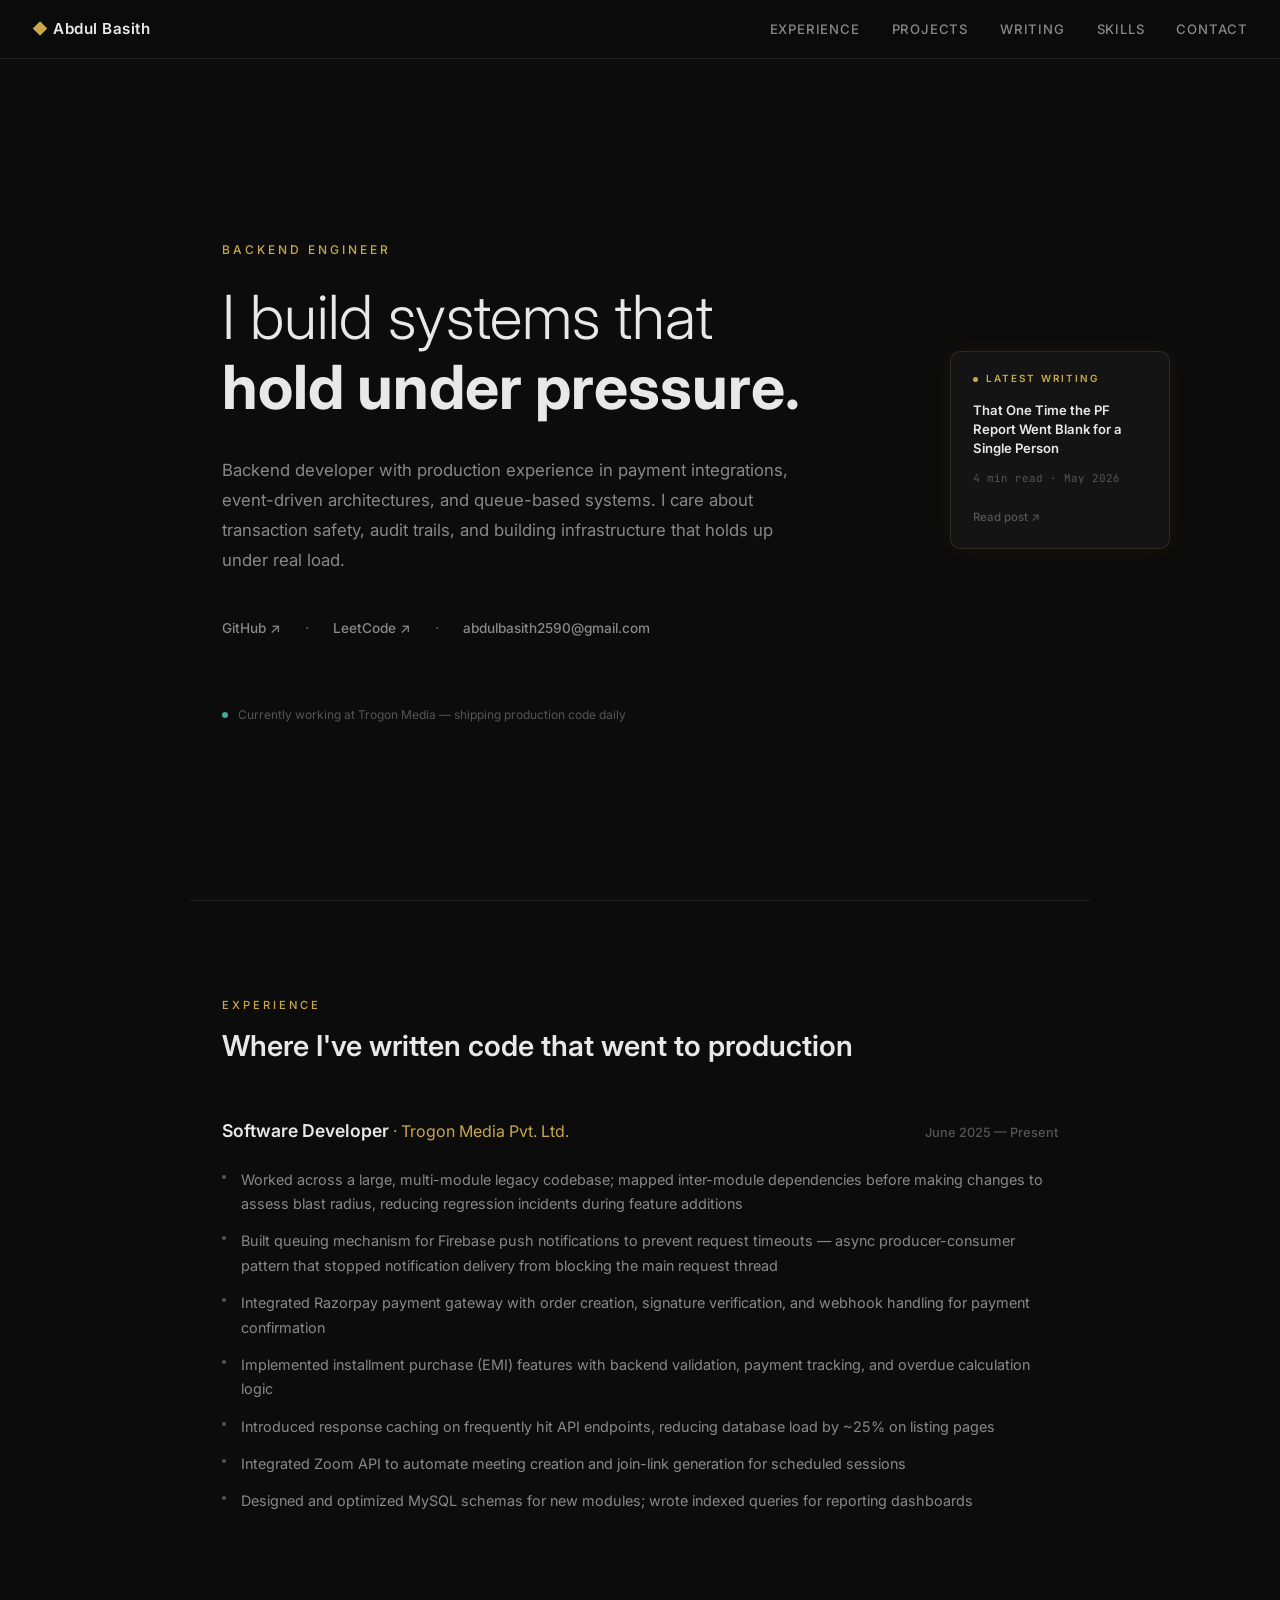
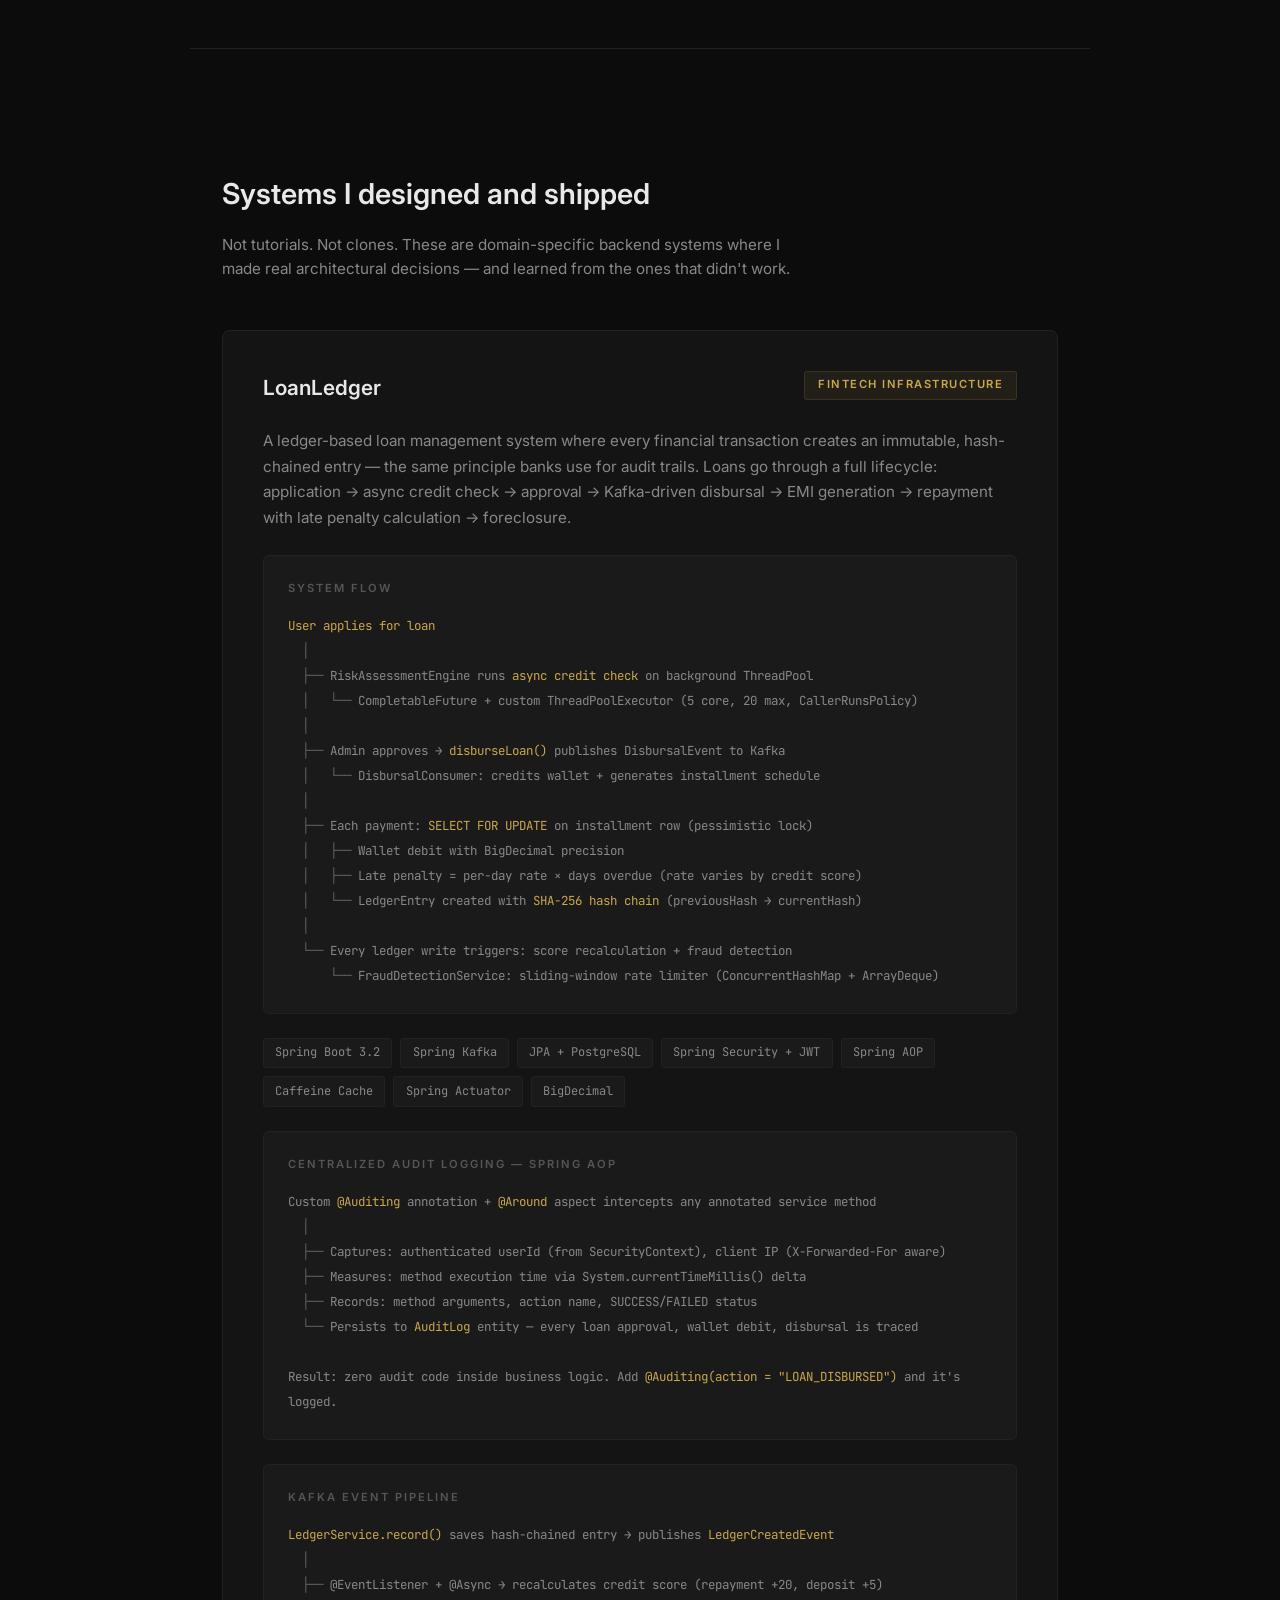
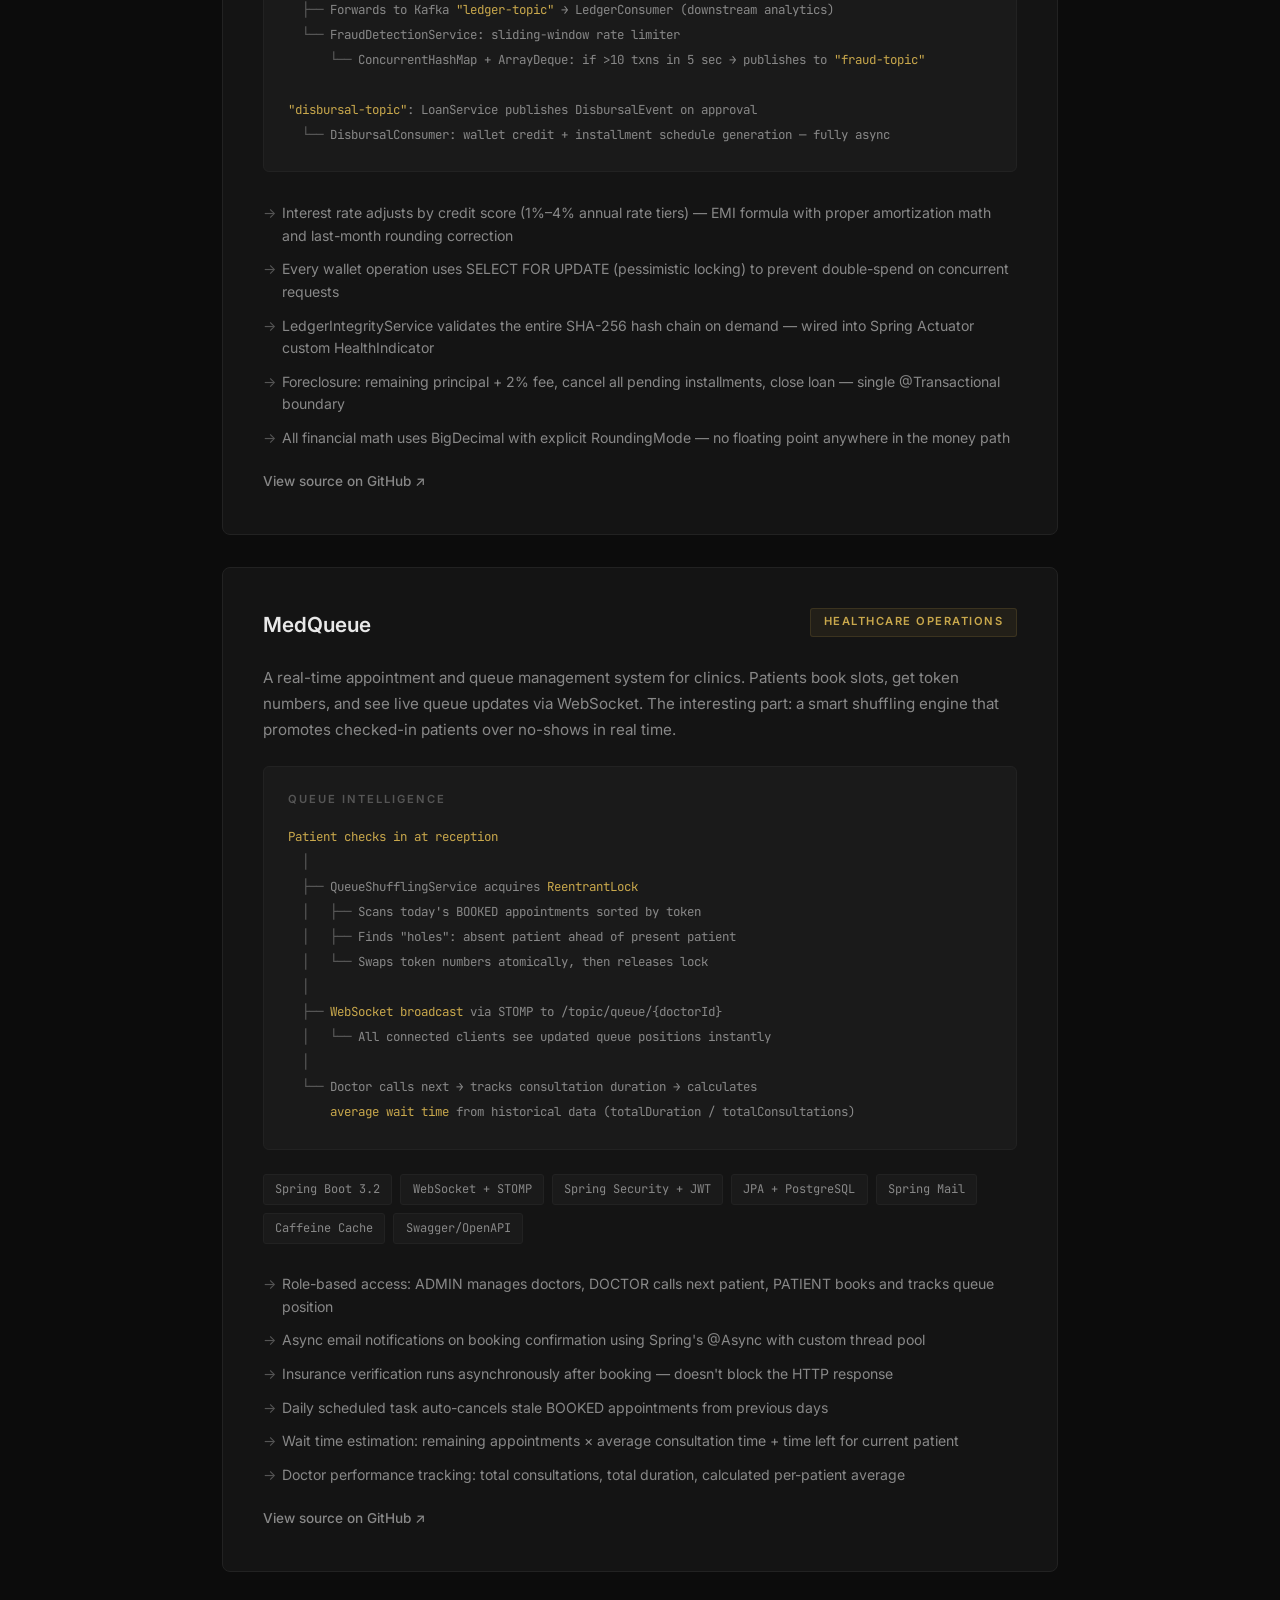
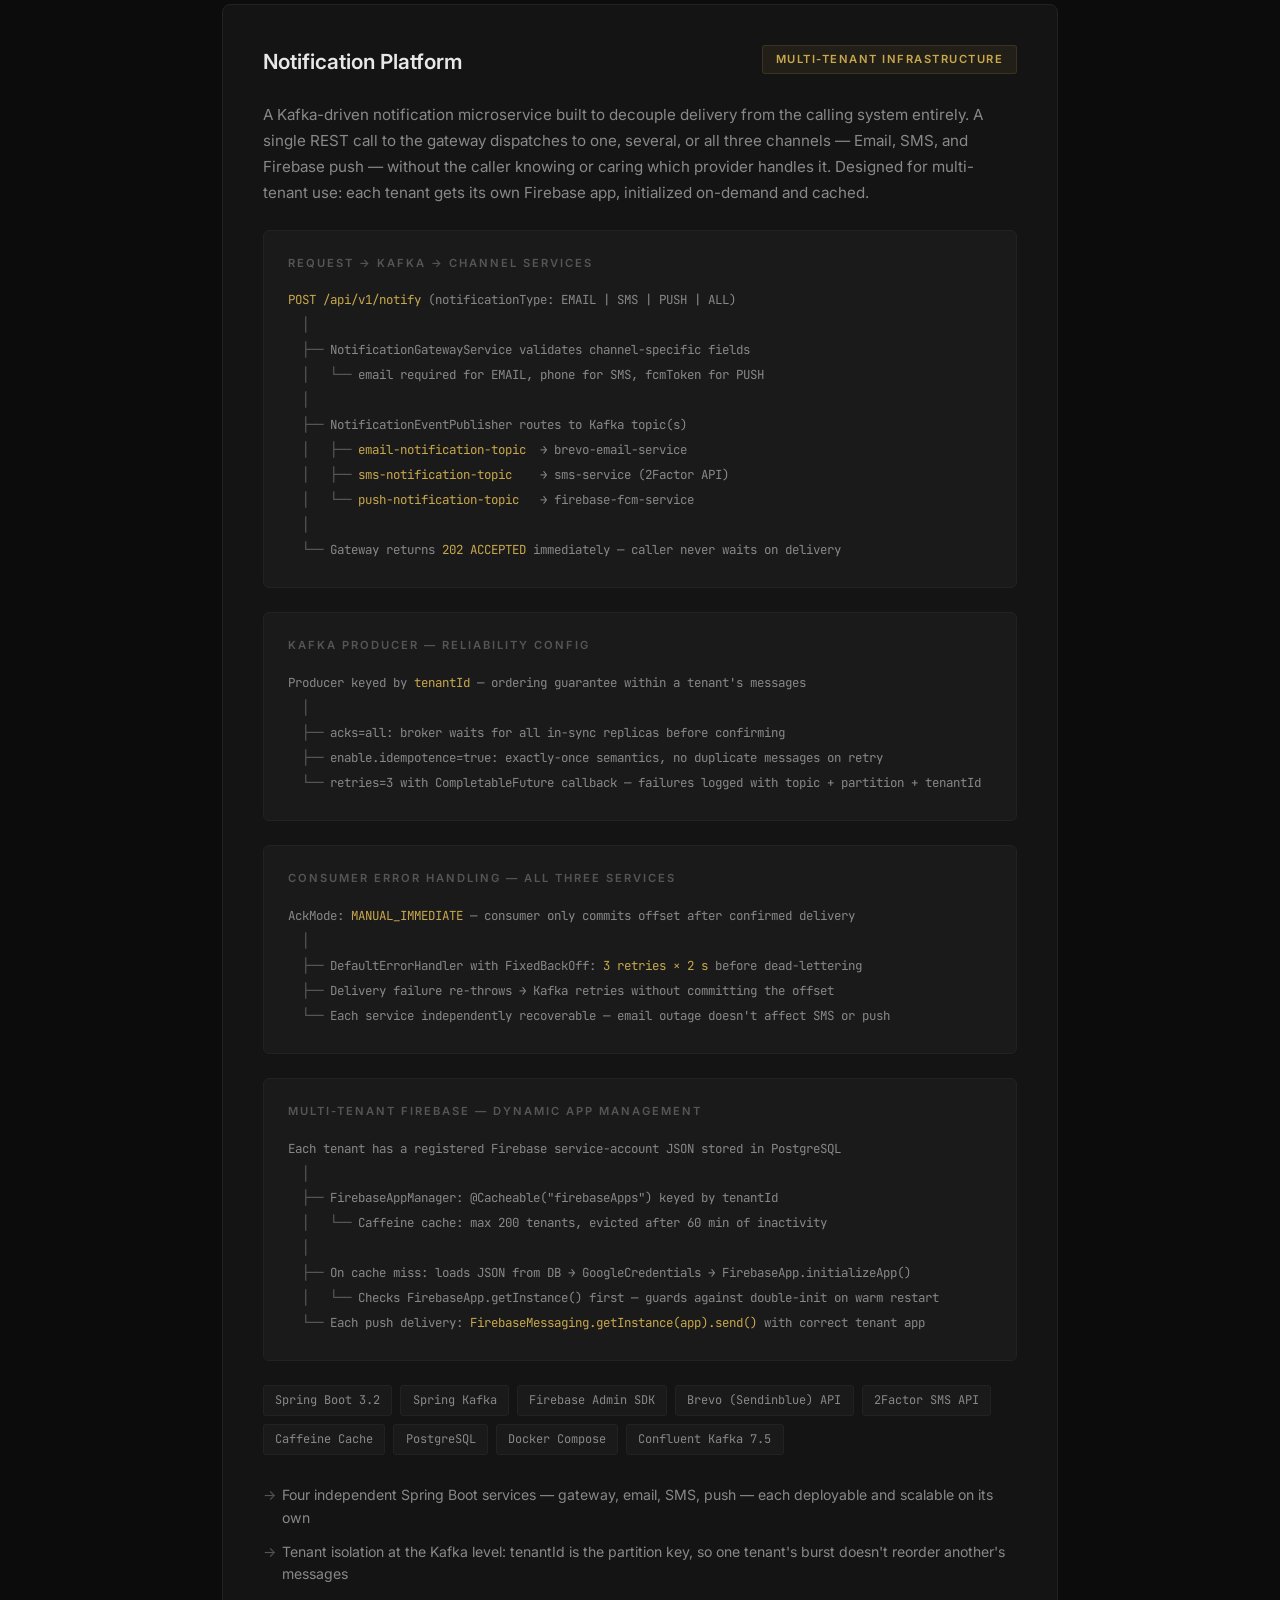
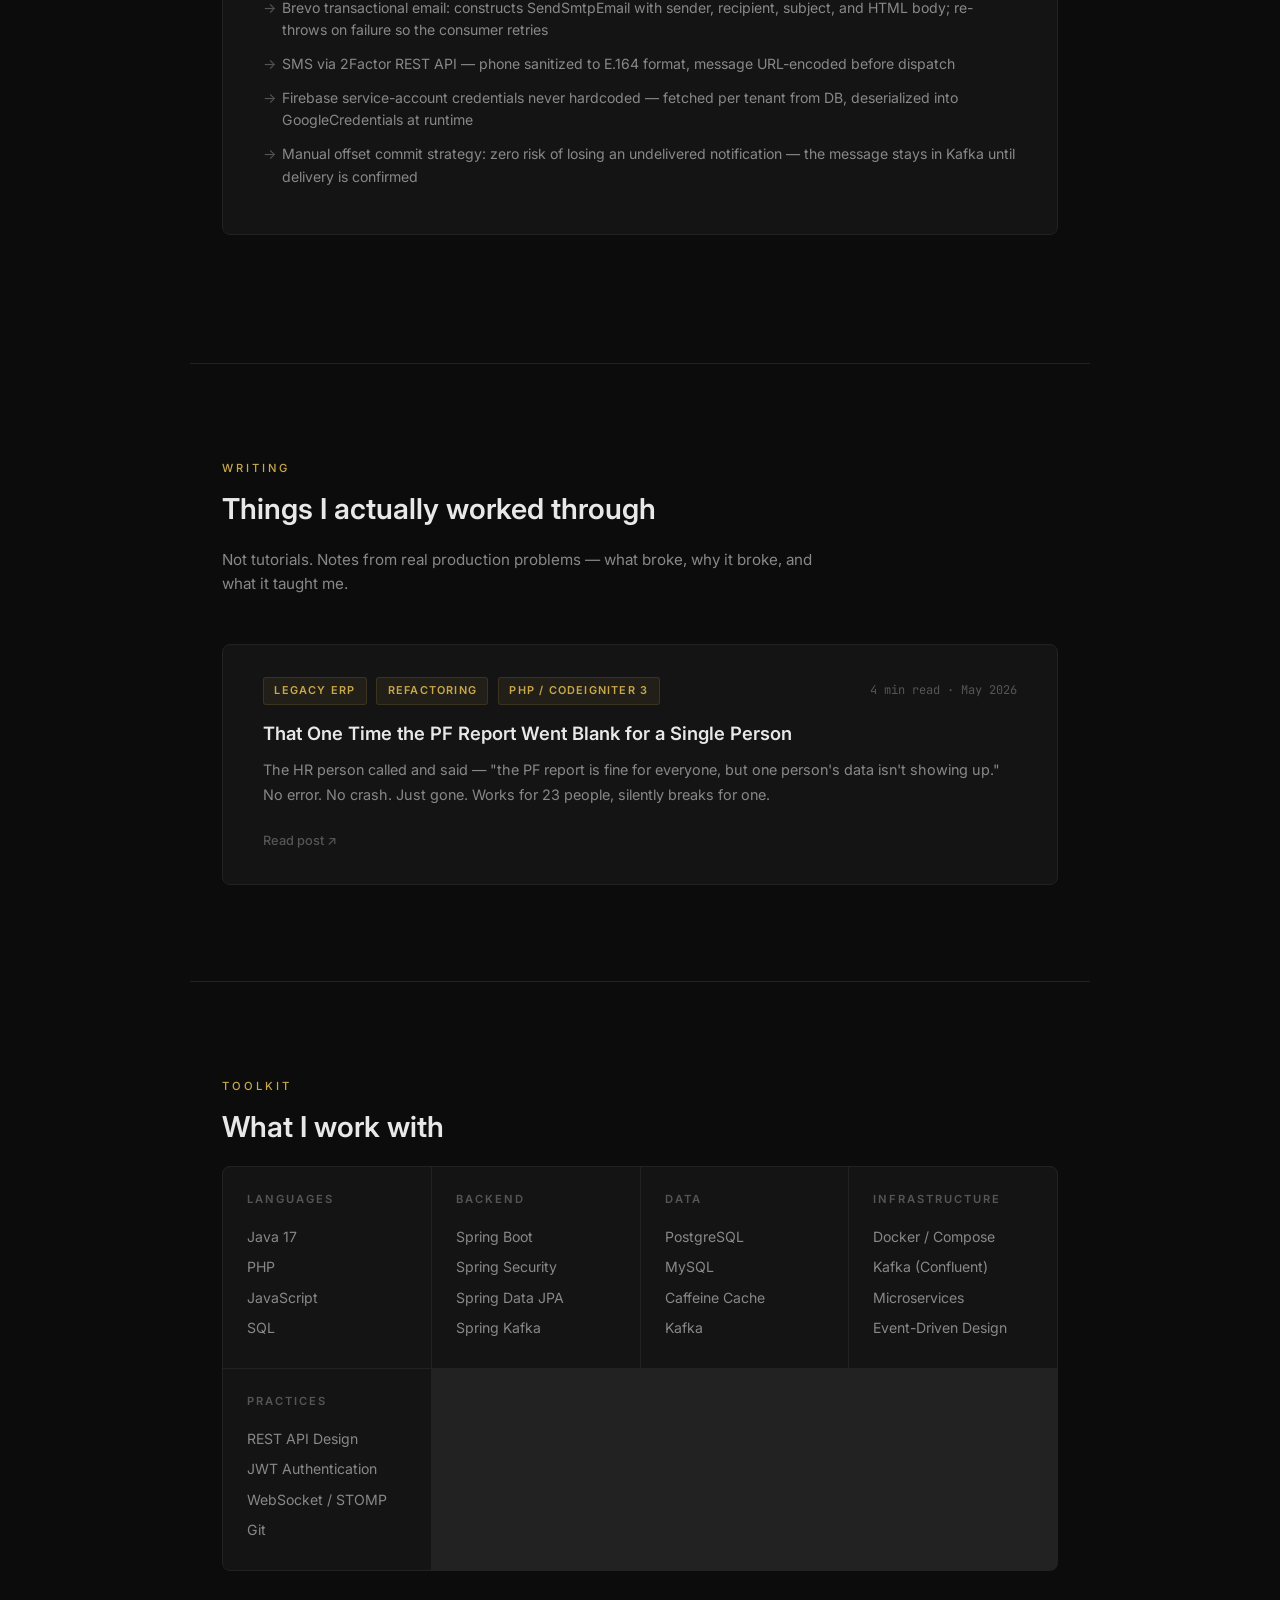
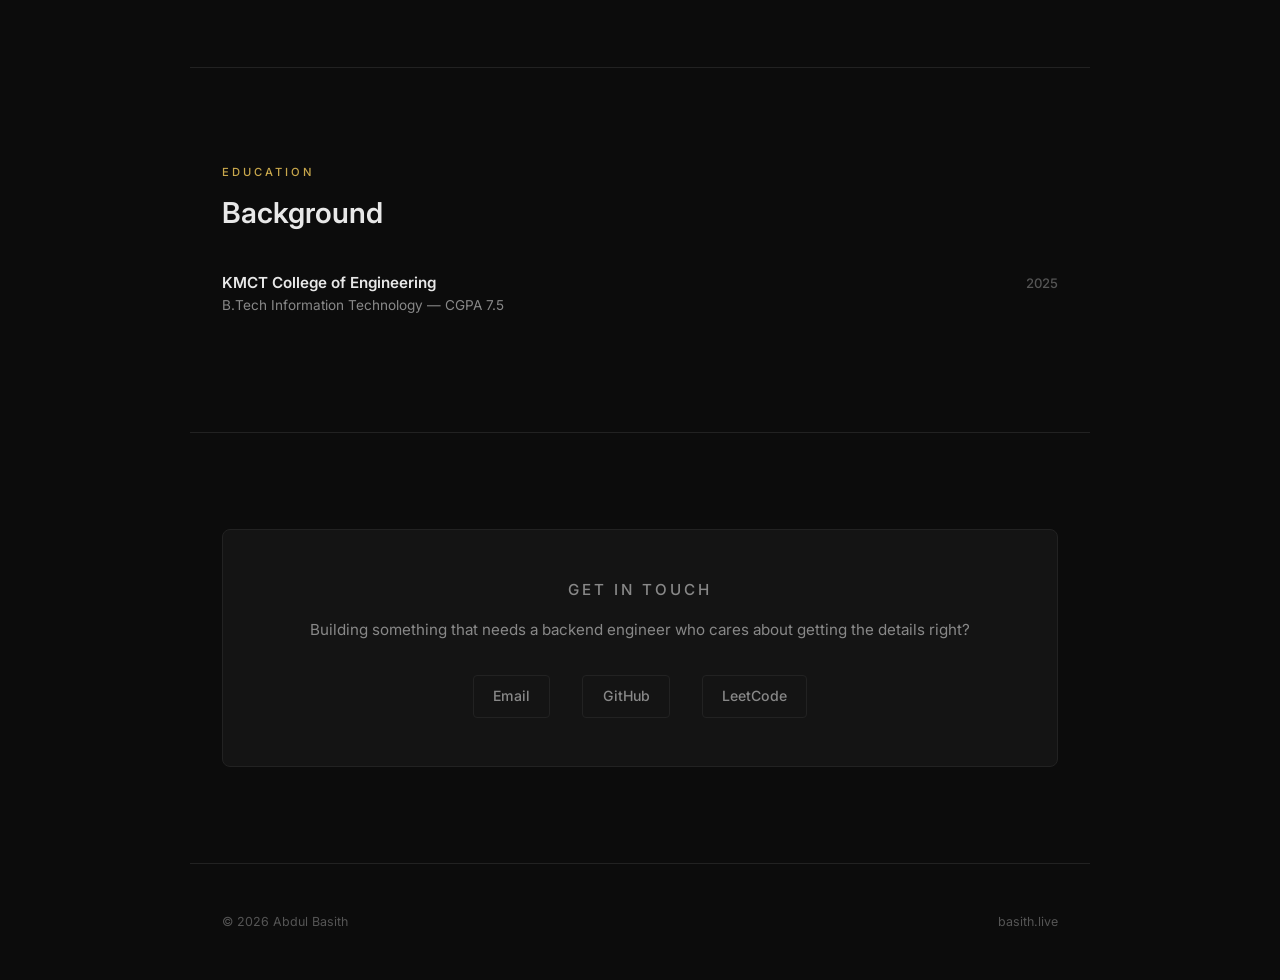
<file: index.html>
<!DOCTYPE html>
<html lang="en">
<head>
    <meta charset="UTF-8">
    <meta name="viewport" content="width=device-width, initial-scale=1.0">
    <title>Abdul Basith — Backend Engineer</title>
    <meta name="description" content="Backend engineer specializing in enterprise systems and financial infrastructure. Spring Boot, Kafka, JPA. Building systems that handle money correctly.">
    <link rel="stylesheet" href="style.css">
    <link rel="icon" href="data:image/svg+xml,<svg xmlns='http://www.w3.org/2000/svg' viewBox='0 0 100 100'><text y='.9em' font-size='90'>◆</text></svg>">
</head>
<body>

<!-- NAV -->
<nav>
    <div class="nav-name"><span>◆</span> Abdul Basith</div>
    <button class="nav-toggle" onclick="document.querySelector('.nav-links').classList.toggle('open')" aria-label="Menu">☰</button>
    <ul class="nav-links">
        <li><a href="#work">Experience</a></li>
        <li><a href="#projects">Projects</a></li>
        <li><a href="#writing">Writing</a></li>
        <li><a href="#skills">Skills</a></li>
        <li><a href="#contact">Contact</a></li>
    </ul>
</nav>

<!-- HERO -->
<section class="hero" id="home">
    <div class="hero-inner">
        <p class="hero-label">Backend Engineer</p>
        <h1>I build systems that<br><strong>hold under pressure.</strong></h1>
        <p class="hero-desc">
            Backend developer with production experience in payment integrations, event-driven architectures,
            and queue-based systems. I care about transaction safety, audit trails, and building infrastructure
            that holds up under real load.
        </p>
        <div class="hero-links">
            <a href="https://github.com/abdulbasith2590" target="_blank">GitHub ↗</a>
            <span class="sep">·</span>
            <a href="https://leetcode.com/u/abdulbasith2590/" target="_blank">LeetCode ↗</a>
            <span class="sep">·</span>
            <a href="mailto:abdulbasith2590@gmail.com">abdulbasith2590@gmail.com</a>
        </div>
        <div class="hero-indicator">
            <div class="dot-live"></div>
            Currently working at Trogon Media — shipping production code daily
        </div>
    </div>

    <!-- Latest post teaser — floats in the right dead space -->
    <a href="blog-pf-report.html" class="post-teaser" aria-label="Read latest post">
        <div class="post-teaser-eyebrow">
            <span class="post-teaser-dot"></span>
            Latest Writing
        </div>
        <p class="post-teaser-title">That One Time the PF Report Went Blank for a Single Person</p>
        <div class="post-teaser-meta">4 min read · May 2026</div>
        <span class="post-teaser-cta">Read post ↗</span>
    </a>
</section>

<hr class="divider">

<!-- EXPERIENCE -->
<section id="work">
    <p class="section-label reveal">Experience</p>
    <h2 class="section-title reveal">Where I've written code that went to production</h2>

    <div class="exp-item reveal">
        <div class="exp-header">
            <div>
                <span class="exp-role">Software Developer</span>
                <span class="exp-company"> · Trogon Media Pvt. Ltd.</span>
            </div>
            <span class="exp-date">June 2025 — Present</span>
        </div>
        <ul class="exp-bullets">
            <li>Worked across a large, multi-module legacy codebase; mapped inter-module dependencies before making changes to assess blast radius, reducing regression incidents during feature additions</li>

            <li>Built queuing mechanism for Firebase push notifications to prevent request timeouts — async producer-consumer pattern that stopped notification delivery from blocking the main request thread</li>
            <li>Integrated Razorpay payment gateway with order creation, signature verification, and webhook handling for payment confirmation</li>
            <li>Implemented installment purchase (EMI) features with backend validation, payment tracking, and overdue calculation logic</li>
            <li>Introduced response caching on frequently hit API endpoints, reducing database load by ~25% on listing pages</li>
            <li>Integrated Zoom API to automate meeting creation and join-link generation for scheduled sessions</li>
            <li>Designed and optimized MySQL schemas for new modules; wrote indexed queries for reporting dashboards</li>
        </ul>
    </div>
</section>

<hr class="divider">

<!-- PROJECTS -->
<section id="projects">
    <p class="section-label reveal">Engineering</p>
    <h2 class="section-title reveal">Systems I designed and shipped</h2>
    <p class="section-desc reveal">Not tutorials. Not clones. These are domain-specific backend systems where I made real architectural decisions — and learned from the ones that didn't work.</p>

    <!-- PROJECT 1: LoanLedger -->
    <div class="project reveal">
        <div class="project-header">
            <h3 class="project-name">LoanLedger</h3>
            <span class="project-type">Fintech Infrastructure</span>
        </div>
        <p class="project-summary">
            A ledger-based loan management system where every financial transaction creates an immutable,
            hash-chained entry — the same principle banks use for audit trails. Loans go through a full lifecycle:
            application → async credit check → approval → Kafka-driven disbursal → EMI generation → repayment with
            late penalty calculation → foreclosure.
        </p>

        <div class="project-arch">
            <div class="project-arch-title">System Flow</div>
            <div class="arch-flow"><span class="highlight">User applies for loan</span>
  <span class="muted">│</span>
  <span class="muted">├──</span> RiskAssessmentEngine runs <span class="highlight">async credit check</span> on background ThreadPool
  <span class="muted">│   └──</span> CompletableFuture + custom ThreadPoolExecutor (5 core, 20 max, CallerRunsPolicy)
  <span class="muted">│</span>
  <span class="muted">├──</span> Admin approves → <span class="highlight">disburseLoan()</span> publishes DisbursalEvent to Kafka
  <span class="muted">│   └──</span> DisbursalConsumer: credits wallet + generates installment schedule
  <span class="muted">│</span>
  <span class="muted">├──</span> Each payment: <span class="highlight">SELECT FOR UPDATE</span> on installment row (pessimistic lock)
  <span class="muted">│   ├──</span> Wallet debit with BigDecimal precision
  <span class="muted">│   ├──</span> Late penalty = per-day rate × days overdue (rate varies by credit score)
  <span class="muted">│   └──</span> LedgerEntry created with <span class="highlight">SHA-256 hash chain</span> (previousHash → currentHash)
  <span class="muted">│</span>
  <span class="muted">└──</span> Every ledger write triggers: score recalculation + fraud detection
      <span class="muted">└──</span> FraudDetectionService: sliding-window rate limiter (ConcurrentHashMap + ArrayDeque)</div>
        </div>

        <div class="tech-stack">
            <span class="tech-tag">Spring Boot 3.2</span>
            <span class="tech-tag">Spring Kafka</span>
            <span class="tech-tag">JPA + PostgreSQL</span>
            <span class="tech-tag">Spring Security + JWT</span>
            <span class="tech-tag">Spring AOP</span>
            <span class="tech-tag">Caffeine Cache</span>
            <span class="tech-tag">Spring Actuator</span>
            <span class="tech-tag">BigDecimal</span>
        </div>

        <div class="project-arch" style="margin-top: 0;">
            <div class="project-arch-title">Centralized Audit Logging — Spring AOP</div>
            <div class="arch-flow">Custom <span class="highlight">@Auditing</span> annotation + <span class="highlight">@Around</span> aspect intercepts any annotated service method
  <span class="muted">│</span>
  <span class="muted">├──</span> Captures: authenticated userId (from SecurityContext), client IP (X-Forwarded-For aware)
  <span class="muted">├──</span> Measures: method execution time via System.currentTimeMillis() delta
  <span class="muted">├──</span> Records: method arguments, action name, SUCCESS/FAILED status
  <span class="muted">└──</span> Persists to <span class="highlight">AuditLog</span> entity — every loan approval, wallet debit, disbursal is traced

Result: zero audit code inside business logic. Add <span class="highlight">@Auditing(action = "LOAN_DISBURSED")</span> and it's logged.</div>
        </div>

        <div class="project-arch" style="margin-top: 0;">
            <div class="project-arch-title">Kafka Event Pipeline</div>
            <div class="arch-flow"><span class="highlight">LedgerService.record()</span> saves hash-chained entry → publishes <span class="highlight">LedgerCreatedEvent</span>
  <span class="muted">│</span>
  <span class="muted">├──</span> @EventListener + @Async → recalculates credit score (repayment +20, deposit +5)
  <span class="muted">├──</span> Forwards to Kafka <span class="highlight">"ledger-topic"</span> → LedgerConsumer (downstream analytics)
  <span class="muted">└──</span> FraudDetectionService: sliding-window rate limiter
      <span class="muted">└──</span> ConcurrentHashMap + ArrayDeque: if >10 txns in 5 sec → publishes to <span class="highlight">"fraud-topic"</span>

<span class="highlight">"disbursal-topic"</span>: LoanService publishes DisbursalEvent on approval
  <span class="muted">└──</span> DisbursalConsumer: wallet credit + installment schedule generation — fully async</div>
        </div>

        <ul class="project-details">
            <li>Interest rate adjusts by credit score (1%–4% annual rate tiers) — EMI formula with proper amortization math and last-month rounding correction</li>
            <li>Every wallet operation uses SELECT FOR UPDATE (pessimistic locking) to prevent double-spend on concurrent requests</li>
            <li>LedgerIntegrityService validates the entire SHA-256 hash chain on demand — wired into Spring Actuator custom HealthIndicator</li>
            <li>Foreclosure: remaining principal + 2% fee, cancel all pending installments, close loan — single @Transactional boundary</li>
            <li>All financial math uses BigDecimal with explicit RoundingMode — no floating point anywhere in the money path</li>
        </ul>
        <a href="https://github.com/abdulbasith2590/loanLedger" target="_blank" class="project-link">View source on GitHub ↗</a>
    </div>

    <!-- PROJECT 2: MedQueue -->
    <div class="project reveal">
        <div class="project-header">
            <h3 class="project-name">MedQueue</h3>
            <span class="project-type">Healthcare Operations</span>
        </div>
        <p class="project-summary">
            A real-time appointment and queue management system for clinics. Patients book slots,
            get token numbers, and see live queue updates via WebSocket. The interesting part: a smart
            shuffling engine that promotes checked-in patients over no-shows in real time.
        </p>

        <div class="project-arch">
            <div class="project-arch-title">Queue Intelligence</div>
            <div class="arch-flow"><span class="highlight">Patient checks in at reception</span>
  <span class="muted">│</span>
  <span class="muted">├──</span> QueueShufflingService acquires <span class="highlight">ReentrantLock</span>
  <span class="muted">│   ├──</span> Scans today's BOOKED appointments sorted by token
  <span class="muted">│   ├──</span> Finds "holes": absent patient ahead of present patient
  <span class="muted">│   └──</span> Swaps token numbers atomically, then releases lock
  <span class="muted">│</span>
  <span class="muted">├──</span> <span class="highlight">WebSocket broadcast</span> via STOMP to /topic/queue/{doctorId}
  <span class="muted">│   └──</span> All connected clients see updated queue positions instantly
  <span class="muted">│</span>
  <span class="muted">└──</span> Doctor calls next → tracks consultation duration → calculates
      <span class="highlight">average wait time</span> from historical data (totalDuration / totalConsultations)</div>
        </div>

        <div class="tech-stack">
            <span class="tech-tag">Spring Boot 3.2</span>
            <span class="tech-tag">WebSocket + STOMP</span>
            <span class="tech-tag">Spring Security + JWT</span>
            <span class="tech-tag">JPA + PostgreSQL</span>
            <span class="tech-tag">Spring Mail</span>
            <span class="tech-tag">Caffeine Cache</span>
            <span class="tech-tag">Swagger/OpenAPI</span>
        </div>

        <ul class="project-details">
            <li>Role-based access: ADMIN manages doctors, DOCTOR calls next patient, PATIENT books and tracks queue position</li>
            <li>Async email notifications on booking confirmation using Spring's @Async with custom thread pool</li>
            <li>Insurance verification runs asynchronously after booking — doesn't block the HTTP response</li>
            <li>Daily scheduled task auto-cancels stale BOOKED appointments from previous days</li>
            <li>Wait time estimation: remaining appointments × average consultation time + time left for current patient</li>
            <li>Doctor performance tracking: total consultations, total duration, calculated per-patient average</li>
        </ul>
        <a href="https://github.com/abdulbasith2590/appointment_system" target="_blank" class="project-link">View source on GitHub ↗</a>
    </div>

    <!-- PROJECT 3: Notification Platform -->
    <div class="project reveal">
        <div class="project-header">
            <h3 class="project-name">Notification Platform</h3>
            <span class="project-type">Multi-Tenant Infrastructure</span>
        </div>
        <p class="project-summary">
            A Kafka-driven notification microservice built to decouple delivery from the calling system entirely.
            A single REST call to the gateway dispatches to one, several, or all three channels — Email, SMS,
            and Firebase push — without the caller knowing or caring which provider handles it. Designed for
            multi-tenant use: each tenant gets its own Firebase app, initialized on-demand and cached.
        </p>

        <div class="project-arch">
            <div class="project-arch-title">Request → Kafka → Channel Services</div>
            <div class="arch-flow"><span class="highlight">POST /api/v1/notify</span> (notificationType: EMAIL | SMS | PUSH | ALL)
  <span class="muted">│</span>
  <span class="muted">├──</span> NotificationGatewayService validates channel-specific fields
  <span class="muted">│   └──</span> email required for EMAIL, phone for SMS, fcmToken for PUSH
  <span class="muted">│</span>
  <span class="muted">├──</span> NotificationEventPublisher routes to Kafka topic(s)
  <span class="muted">│   ├──</span> <span class="highlight">email-notification-topic</span>  → brevo-email-service
  <span class="muted">│   ├──</span> <span class="highlight">sms-notification-topic</span>    → sms-service (2Factor API)
  <span class="muted">│   └──</span> <span class="highlight">push-notification-topic</span>   → firebase-fcm-service
  <span class="muted">│</span>
  <span class="muted">└──</span> Gateway returns <span class="highlight">202 ACCEPTED</span> immediately — caller never waits on delivery</div>
        </div>

        <div class="project-arch" style="margin-top: 0;">
            <div class="project-arch-title">Kafka Producer — Reliability Config</div>
            <div class="arch-flow">Producer keyed by <span class="highlight">tenantId</span> — ordering guarantee within a tenant's messages
  <span class="muted">│</span>
  <span class="muted">├──</span> acks=all: broker waits for all in-sync replicas before confirming
  <span class="muted">├──</span> enable.idempotence=true: exactly-once semantics, no duplicate messages on retry
  <span class="muted">└──</span> retries=3 with CompletableFuture callback — failures logged with topic + partition + tenantId</div>
        </div>

        <div class="project-arch" style="margin-top: 0;">
            <div class="project-arch-title">Consumer Error Handling — All Three Services</div>
            <div class="arch-flow">AckMode: <span class="highlight">MANUAL_IMMEDIATE</span> — consumer only commits offset after confirmed delivery
  <span class="muted">│</span>
  <span class="muted">├──</span> DefaultErrorHandler with FixedBackOff: <span class="highlight">3 retries × 2 s</span> before dead-lettering
  <span class="muted">├──</span> Delivery failure re-throws → Kafka retries without committing the offset
  <span class="muted">└──</span> Each service independently recoverable — email outage doesn't affect SMS or push</div>
        </div>

        <div class="project-arch" style="margin-top: 0;">
            <div class="project-arch-title">Multi-Tenant Firebase — Dynamic App Management</div>
            <div class="arch-flow">Each tenant has a registered Firebase service-account JSON stored in PostgreSQL
  <span class="muted">│</span>
  <span class="muted">├──</span> FirebaseAppManager: @Cacheable("firebaseApps") keyed by tenantId
  <span class="muted">│   └──</span> Caffeine cache: max 200 tenants, evicted after 60 min of inactivity
  <span class="muted">│</span>
  <span class="muted">├──</span> On cache miss: loads JSON from DB → GoogleCredentials → FirebaseApp.initializeApp()
  <span class="muted">│   └──</span> Checks FirebaseApp.getInstance() first — guards against double-init on warm restart
  <span class="muted">└──</span> Each push delivery: <span class="highlight">FirebaseMessaging.getInstance(app).send()</span> with correct tenant app</div>
        </div>

        <div class="tech-stack">
            <span class="tech-tag">Spring Boot 3.2</span>
            <span class="tech-tag">Spring Kafka</span>
            <span class="tech-tag">Firebase Admin SDK</span>
            <span class="tech-tag">Brevo (Sendinblue) API</span>
            <span class="tech-tag">2Factor SMS API</span>
            <span class="tech-tag">Caffeine Cache</span>
            <span class="tech-tag">PostgreSQL</span>
            <span class="tech-tag">Docker Compose</span>
            <span class="tech-tag">Confluent Kafka 7.5</span>
        </div>

        <ul class="project-details">
            <li>Four independent Spring Boot services — gateway, email, SMS, push — each deployable and scalable on its own</li>
            <li>Tenant isolation at the Kafka level: tenantId is the partition key, so one tenant's burst doesn't reorder another's messages</li>
            <li>Brevo transactional email: constructs SendSmtpEmail with sender, recipient, subject, and HTML body; re-throws on failure so the consumer retries</li>
            <li>SMS via 2Factor REST API — phone sanitized to E.164 format, message URL-encoded before dispatch</li>
            <li>Firebase service-account credentials never hardcoded — fetched per tenant from DB, deserialized into GoogleCredentials at runtime</li>
            <li>Manual offset commit strategy: zero risk of losing an undelivered notification — the message stays in Kafka until delivery is confirmed</li>
        </ul>
    </div>
</section>

<hr class="divider">

<!-- WRITING -->
<section id="writing">
    <p class="section-label reveal">Writing</p>
    <h2 class="section-title reveal">Things I actually worked through</h2>
    <p class="section-desc reveal">Not tutorials. Notes from real production problems — what broke, why it broke, and what it taught me.</p>

    <a href="blog-pf-report.html" class="blog-card reveal" aria-label="Read blog post: That One Time the PF Report Went Blank for a Single Person">
        <div class="blog-card-meta">
            <span class="blog-tag">Legacy ERP</span>
            <span class="blog-tag">Refactoring</span>
            <span class="blog-tag">PHP / CodeIgniter 3</span>
            <span class="blog-read">4 min read · May 2026</span>
        </div>
        <h3 class="blog-title">That One Time the PF Report Went Blank for a Single Person</h3>
        <p class="blog-excerpt">The HR person called and said — "the PF report is fine for everyone, but one person's data isn't showing up." No error. No crash. Just gone. Works for 23 people, silently breaks for one.</p>
        <span class="blog-cta">Read post ↗</span>
    </a>
</section>

<hr class="divider">

<!-- SKILLS -->
<section id="skills">
    <p class="section-label reveal">Toolkit</p>
    <h2 class="section-title reveal">What I work with</h2>

    <div class="skills-grid reveal">
        <div class="skill-group">
            <div class="skill-group-title">Languages</div>
            <ul>
                <li>Java 17</li>
                <li>PHP</li>
                <li>JavaScript</li>
                <li>SQL</li>
            </ul>
        </div>
        <div class="skill-group">
            <div class="skill-group-title">Backend</div>
            <ul>
                <li>Spring Boot</li>
                <li>Spring Security</li>
                <li>Spring Data JPA</li>
                <li>Spring Kafka</li>
            </ul>
        </div>
        <div class="skill-group">
            <div class="skill-group-title">Data</div>
            <ul>
                <li>PostgreSQL</li>
                <li>MySQL</li>
                <li>Caffeine Cache</li>
                <li>Kafka</li>
            </ul>
        </div>
        <div class="skill-group">
            <div class="skill-group-title">Infrastructure</div>
            <ul>
                <li>Docker / Compose</li>
                <li>Kafka (Confluent)</li>
                <li>Microservices</li>
                <li>Event-Driven Design</li>
            </ul>
        </div>
        <div class="skill-group">
            <div class="skill-group-title">Practices</div>
            <ul>
                <li>REST API Design</li>
                <li>JWT Authentication</li>
                <li>WebSocket / STOMP</li>
                <li>Git</li>
            </ul>
        </div>
    </div>
</section>

<hr class="divider">

<!-- EDUCATION -->
<section id="education">
    <p class="section-label reveal">Education</p>
    <h2 class="section-title reveal">Background</h2>
    <div class="edu-grid reveal">
        <div class="edu-item">
            <div>
                <div class="edu-school">KMCT College of Engineering</div>
                <div class="edu-detail">B.Tech Information Technology — CGPA 7.5</div>
            </div>
            <span class="edu-year">2025</span>
        </div>
        <!-- <div class="edu-item">
            <div>
                <div class="edu-school">CIPET Kochi</div>
                <div class="edu-detail">Diploma — CGPA 7.7</div>
            </div>
            <span class="edu-year">2022</span>
        </div>
        <div class="edu-item">
            <div>
                <div class="edu-school">GVHSS Thamarassery</div>
                <div class="edu-detail">Higher Secondary</div>
            </div>
            <span class="edu-year">2018</span>
        </div> -->
    </div>
</section>

<hr class="divider">

<!-- CONTACT -->
<section id="contact">
    <div class="contact-box reveal">
        <p class="section-label" style="margin-bottom: 1rem;">Get in touch</p>
        <p>Building something that needs a backend engineer who cares about getting the details right?</p>
        <div class="contact-links">
            <a href="mailto:abdulbasith2590@gmail.com">Email</a>
            <a href="https://github.com/abdulbasith2590" target="_blank">GitHub</a>
            <a href="https://leetcode.com/u/abdulbasith2590/" target="_blank">LeetCode</a>
        </div>
    </div>
</section>

<footer>
    <span>© <script>document.write(new Date().getFullYear())</script> Abdul Basith</span>
    <span>basith.live</span>
</footer>

<script>
// Reveal on scroll
const observer = new IntersectionObserver((entries) => {
    entries.forEach(entry => {
        if (entry.isIntersecting) {
            entry.target.classList.add('visible');
        }
    });
}, { threshold: 0.1, rootMargin: '0px 0px -40px 0px' });

document.querySelectorAll('.reveal').forEach(el => observer.observe(el));

// Smooth scroll
document.querySelectorAll('a[href^="#"]').forEach(a => {
    a.addEventListener('click', e => {
        e.preventDefault();
        const t = document.querySelector(a.getAttribute('href'));
        if (t) t.scrollIntoView({ behavior: 'smooth' });
        document.querySelector('.nav-links')?.classList.remove('open');
    });
});


// Active nav tracking
const sections = document.querySelectorAll('section[id]');
window.addEventListener('scroll', () => {
    const y = window.scrollY + 100;
    sections.forEach(s => {
        const link = document.querySelector(`.nav-links a[href="#${s.id}"]`);
        if (link) {
            if (y >= s.offsetTop && y < s.offsetTop + s.offsetHeight) {
                link.style.color = 'var(--text)';
            } else {
                link.style.color = '';
            }
        }
    });
});
</script>
</body>
</html>
</file>
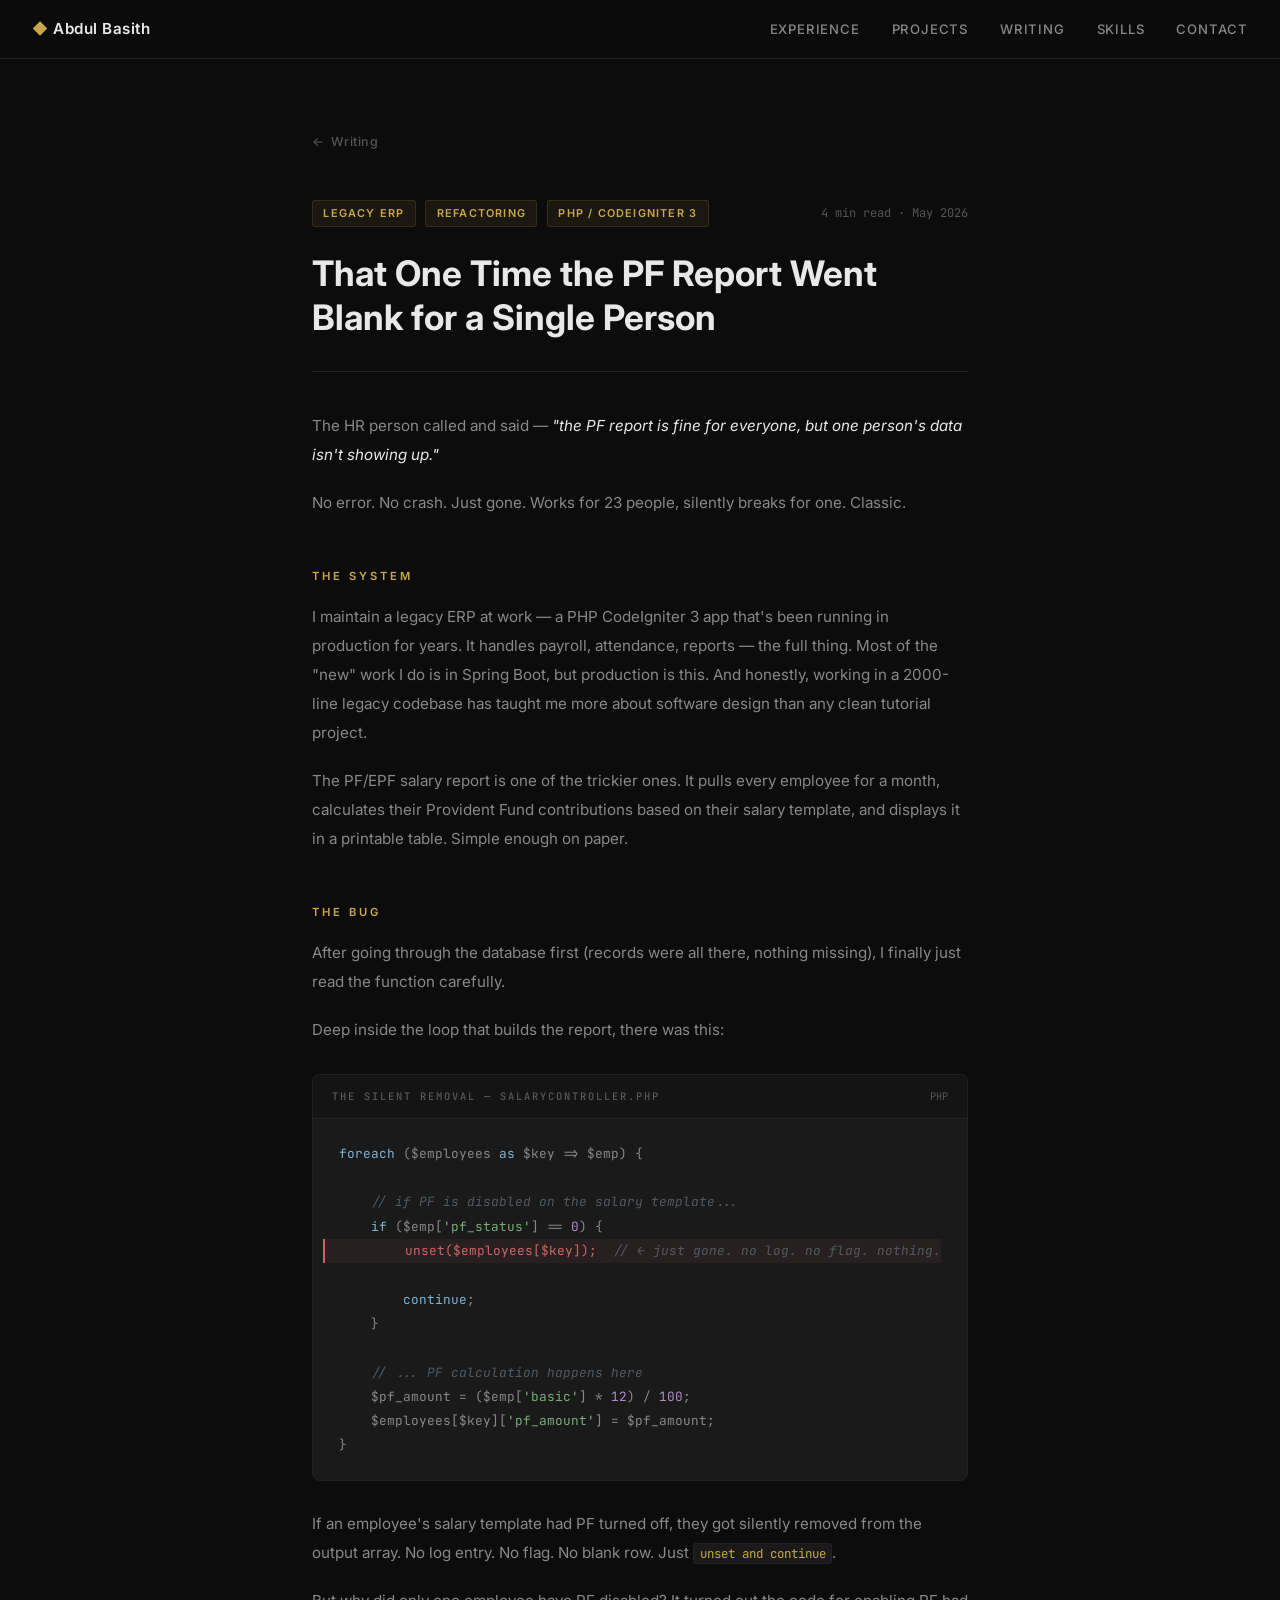
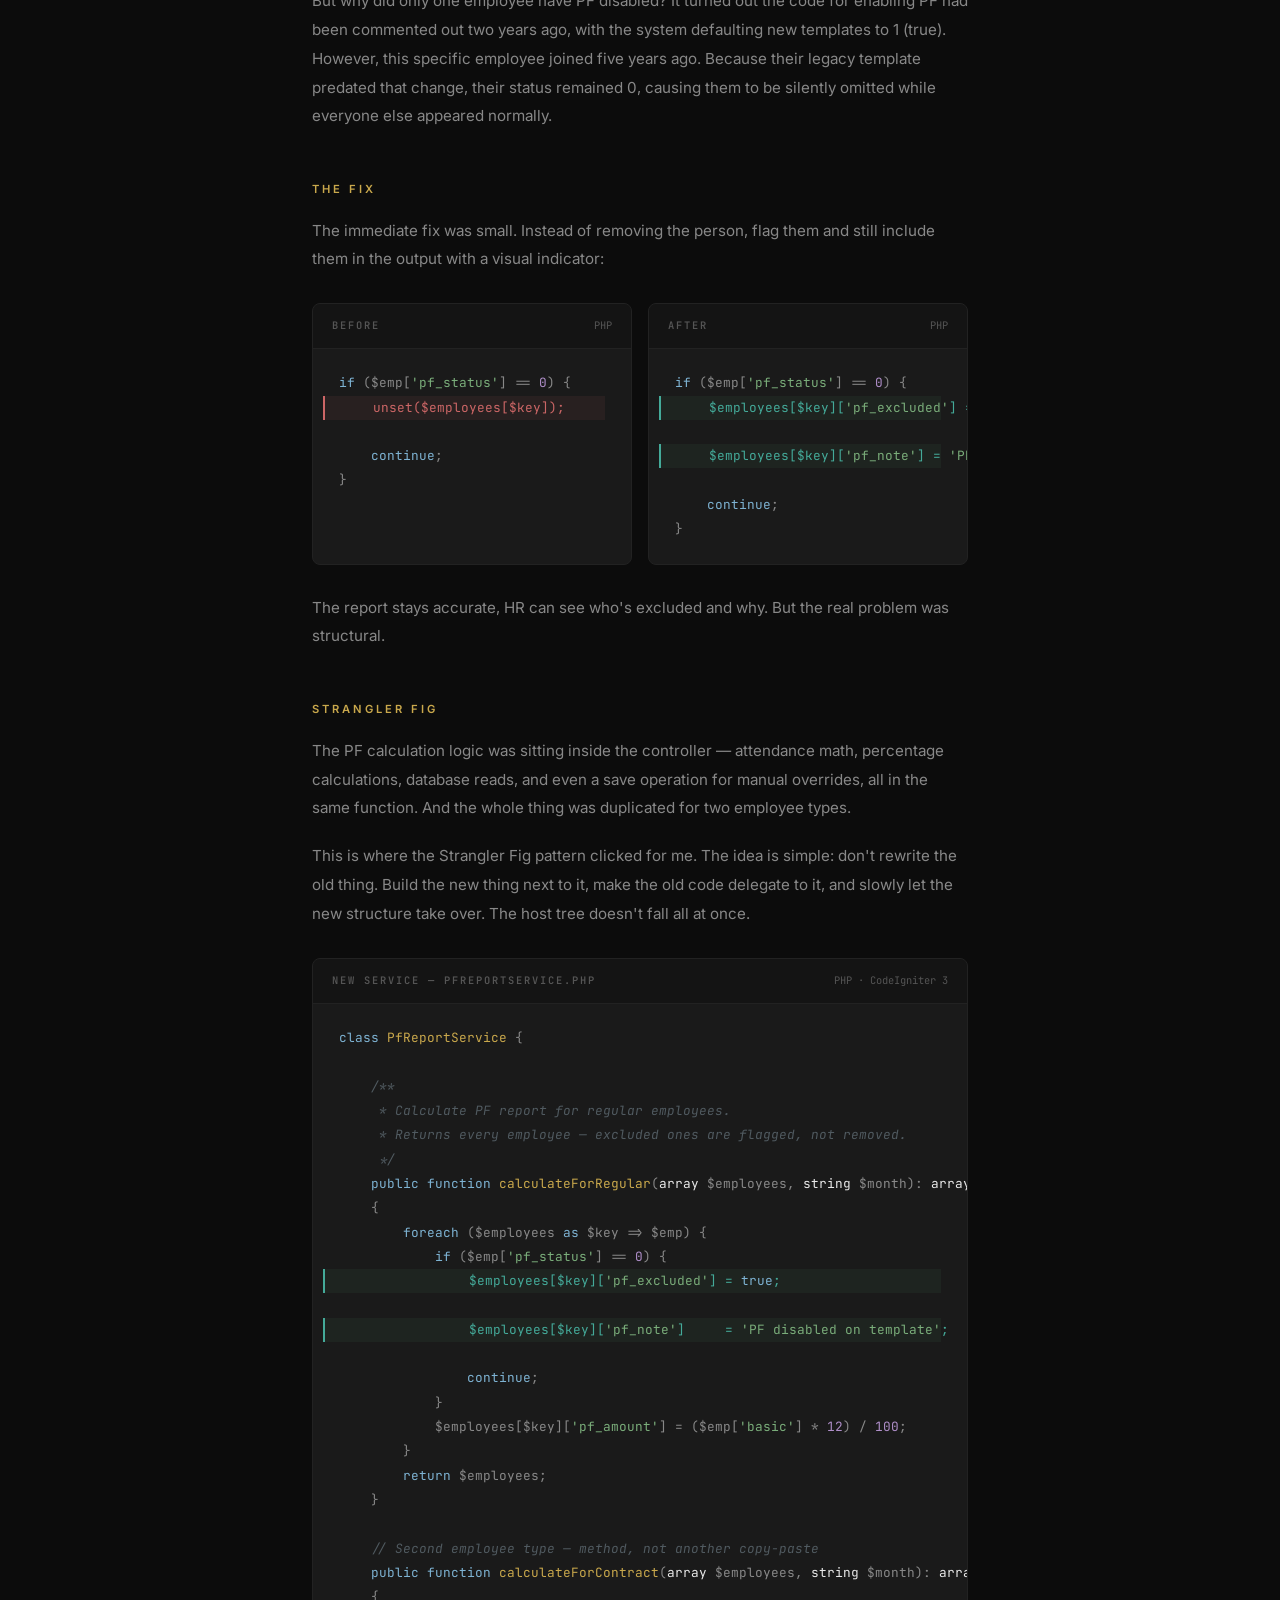
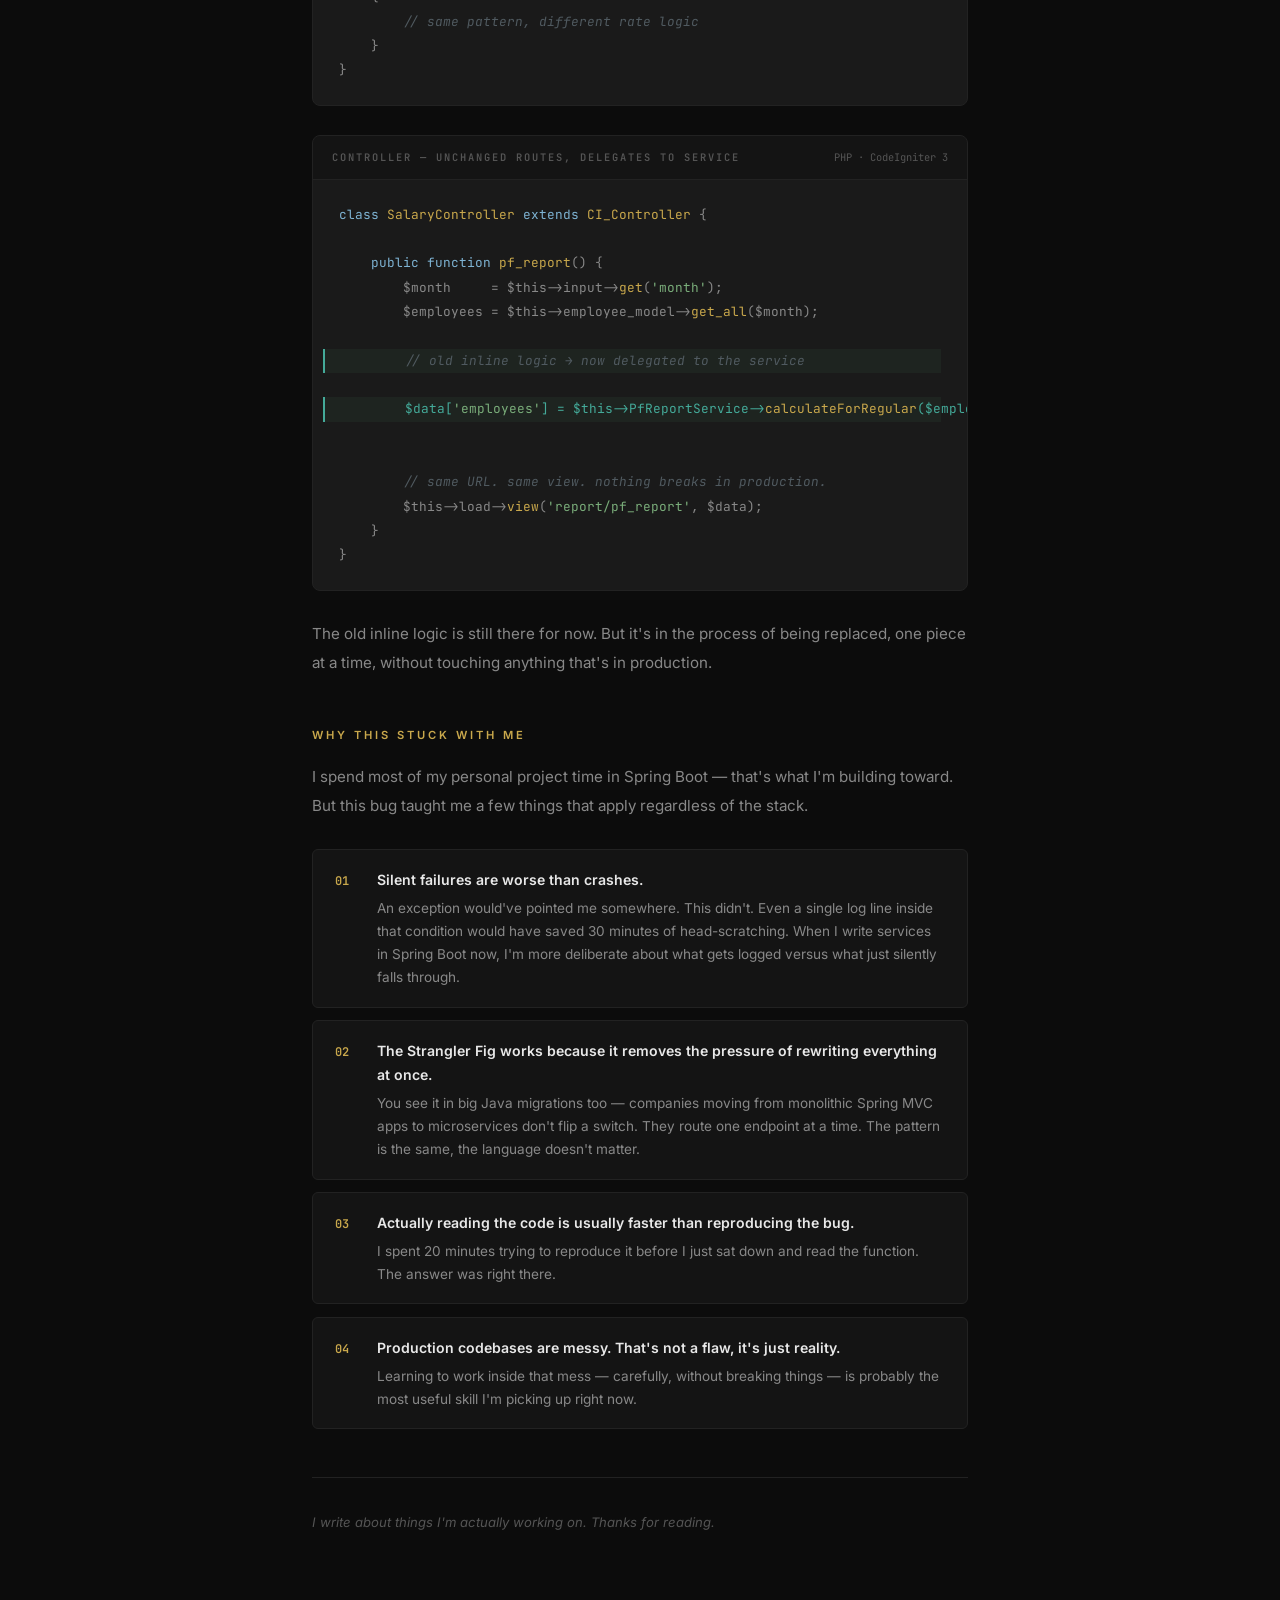
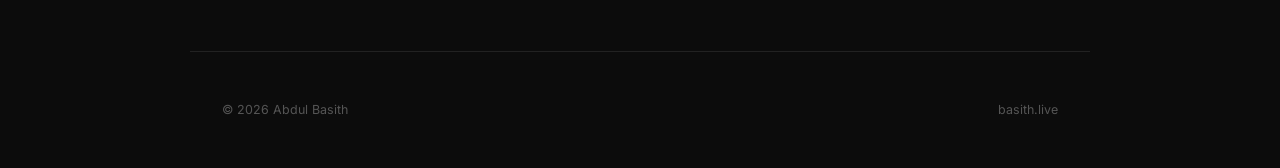
<file: blog-pf-report.html>
<!DOCTYPE html>
<html lang="en">
<head>
    <meta charset="UTF-8">
    <meta name="viewport" content="width=device-width, initial-scale=1.0">
    <title>That One Time the PF Report Went Blank — Abdul Basith</title>
    <meta name="description" content="A production bug in a legacy PHP ERP where one employee's PF data silently disappeared. What caused it, how the Strangler Fig pattern fixed the structure.">
    <link rel="stylesheet" href="style.css">
    <link rel="icon" href="data:image/svg+xml,<svg xmlns='http://www.w3.org/2000/svg' viewBox='0 0 100 100'><text y='.9em' font-size='90'>◆</text></svg>">
    <style>
        /* ── BLOG PAGE LAYOUT ── */
        .blog-page {
            max-width: 720px;
            margin: 0 auto;
            padding: 8rem 2rem 6rem;
        }

        .blog-back {
            display: inline-flex; align-items: center; gap: 0.4rem;
            font-size: 0.78rem; color: var(--text-dim); text-decoration: none;
            font-weight: 500; letter-spacing: 0.5px; margin-bottom: 3rem;
            transition: color 0.3s;
        }
        .blog-back:hover { color: var(--accent); }
        .blog-back::before { content: '←'; }

        .blog-hero-meta {
            display: flex; align-items: center; gap: 0.6rem;
            flex-wrap: wrap; margin-bottom: 1.5rem;
        }
        .blog-tag {
            font-size: 0.68rem; letter-spacing: 1.2px; text-transform: uppercase;
            color: var(--accent); background: var(--accent-dim);
            padding: 0.25rem 0.65rem; border-radius: 3px; border: 1px solid var(--accent-border);
            font-weight: 600;
        }
        .blog-hero-read {
            font-size: 0.75rem; color: var(--text-dim);
            font-family: 'JetBrains Mono', monospace; margin-left: auto;
        }

        .blog-hero-title {
            font-size: clamp(1.6rem, 4vw, 2.2rem);
            font-weight: 700; line-height: 1.25; margin-bottom: 2.5rem;
            padding-bottom: 2rem; border-bottom: 1px solid var(--border);
        }

        /* ── ARTICLE BODY ── */
        .blog-article { color: var(--text-muted); font-size: 0.95rem; line-height: 1.9; }

        .blog-article p { margin-bottom: 1.2rem; }
        .blog-article em { color: var(--text); font-style: italic; }
        .blog-article strong { color: var(--text); font-weight: 600; }

        .blog-article h2 {
            font-size: 0.7rem; letter-spacing: 3px; text-transform: uppercase;
            color: var(--accent); font-weight: 600;
            margin: 3rem 0 1rem;
        }

        /* inline code */
        .blog-article code {
            font-family: 'JetBrains Mono', monospace; font-size: 0.82em;
            background: var(--bg-elevated); border: 1px solid var(--border);
            padding: 0.1em 0.45em; border-radius: 3px; color: var(--accent);
        }

        /* ── CODE BLOCK CARD ── */
        .code-card {
            background: var(--bg-elevated);
            border: 1px solid var(--border);
            border-radius: 8px;
            margin: 1.8rem 0;
            overflow: hidden;
        }
        .code-card-header {
            display: flex; align-items: center; justify-content: space-between;
            padding: 0.75rem 1.2rem;
            border-bottom: 1px solid var(--border);
            background: var(--bg-card);
        }
        .code-card-label {
            font-size: 0.65rem; letter-spacing: 2px; text-transform: uppercase;
            color: var(--text-dim); font-weight: 600;
            font-family: 'JetBrains Mono', monospace;
        }
        .code-card-lang {
            font-size: 0.65rem; color: var(--text-dim);
            font-family: 'JetBrains Mono', monospace;
        }
        .code-card pre {
            margin: 0; padding: 1.4rem 1.6rem;
            font-family: 'JetBrains Mono', monospace;
            font-size: 0.8rem; line-height: 1.9;
            overflow-x: auto; color: var(--text-muted);
            white-space: pre;
        }
        /* syntax-ish colour slots */
        .tok-comment { color: #505a60; font-style: italic; }
        .tok-keyword { color: #7eb3d3; }
        .tok-fn      { color: #c9a84c; }        /* accent */
        .tok-string  { color: #7aad7a; }
        .tok-num     { color: #b08fca; }
        .tok-var     { color: var(--text); }
        .tok-bad     { color: #c66; }            /* red – the bad line */
        .tok-good    { color: #4a9; }            /* green – the fix */

        /* diff stripe */
        .line-del { display: block; background: rgba(198,102,102,0.08); color: #c66; border-left: 2px solid #c66; padding-left: 1rem; margin-left: -1rem; }
        .line-add { display: block; background: rgba(74,153,102,0.08); color: #4a9; border-left: 2px solid #4a9; padding-left: 1rem; margin-left: -1rem; }

        /* ── BEFORE / AFTER SPLIT ── */
        .ba-grid {
            display: grid; grid-template-columns: 1fr 1fr; gap: 1rem; margin: 1.8rem 0;
        }
        @media (max-width: 600px) { .ba-grid { grid-template-columns: 1fr; } }
        .ba-grid .code-card { margin: 0; }

        /* ── TAKEAWAY CARDS ── */
        .takeaway-grid {
            display: grid; gap: 0.8rem; margin: 1.8rem 0;
        }
        .takeaway-card {
            background: var(--bg-card); border: 1px solid var(--border);
            border-radius: 6px; padding: 1.1rem 1.4rem;
            display: flex; gap: 1rem; align-items: flex-start;
        }
        .takeaway-num {
            font-family: 'JetBrains Mono', monospace;
            font-size: 0.75rem; color: var(--accent); font-weight: 600;
            min-width: 1.6rem; margin-top: 0.15rem;
        }
        .takeaway-text strong { color: var(--text); font-weight: 600; display: block; margin-bottom: 0.3rem; font-size: 0.88rem; }
        .takeaway-text { color: var(--text-muted); font-size: 0.85rem; line-height: 1.7; }

        /* ── SIGN OFF ── */
        .blog-signoff {
            margin-top: 3rem; padding-top: 2rem;
            border-top: 1px solid var(--border);
            font-size: 0.82rem; color: var(--text-dim);
            font-style: italic;
        }
    </style>
</head>
<body>

<!-- NAV -->
<nav>
    <div class="nav-name"><span>◆</span> Abdul Basith</div>
    <button class="nav-toggle" onclick="document.querySelector('.nav-links').classList.toggle('open')" aria-label="Menu">☰</button>
    <ul class="nav-links">
        <li><a href="index.html#work">Experience</a></li>
        <li><a href="index.html#projects">Projects</a></li>
        <li><a href="index.html#writing">Writing</a></li>
        <li><a href="index.html#skills">Skills</a></li>
        <li><a href="index.html#contact">Contact</a></li>
    </ul>
</nav>

<main class="blog-page">

    <a href="index.html#writing" class="blog-back"> Writing</a>

    <div class="blog-hero-meta">
        <span class="blog-tag">Legacy ERP</span>
        <span class="blog-tag">Refactoring</span>
        <span class="blog-tag">PHP / CodeIgniter 3</span>
        <span class="blog-hero-read">4 min read · May 2026</span>
    </div>

    <h1 class="blog-hero-title">That One Time the PF&nbsp;Report Went Blank for a Single&nbsp;Person</h1>

    <article class="blog-article">

        <p>The HR person called and said — <em>"the PF report is fine for everyone, but one person's data isn't showing up."</em></p>
        <p>No error. No crash. Just gone. Works for 23 people, silently breaks for one. Classic.</p>

        <!-- ─────────── THE SYSTEM ─────────── -->
        <h2>The System</h2>

        <p>I maintain a legacy ERP at work — a PHP CodeIgniter 3 app that's been running in production for years. It handles payroll, attendance, reports — the full thing. Most of the "new" work I do is in Spring Boot, but production is this. And honestly, working in a 2000-line legacy codebase has taught me more about software design than any clean tutorial project.</p>

        <p>The PF/EPF salary report is one of the trickier ones. It pulls every employee for a month, calculates their Provident Fund contributions based on their salary template, and displays it in a printable table. Simple enough on paper.</p>

        <!-- ─────────── THE BUG ─────────── -->
        <h2>The Bug</h2>

        <p>After going through the database first (records were all there, nothing missing), I finally just read the function carefully.</p>
        <p>Deep inside the loop that builds the report, there was this:</p>

        <div class="code-card">
            <div class="code-card-header">
                <span class="code-card-label">The Silent Removal — SalaryController.php</span>
                <span class="code-card-lang">PHP</span>
            </div>
            <pre><span class="tok-keyword">foreach</span> ($employees <span class="tok-keyword">as</span> $key => $emp) {

    <span class="tok-comment">// if PF is disabled on the salary template...</span>
    <span class="tok-keyword">if</span> ($emp[<span class="tok-string">'pf_status'</span>] == <span class="tok-num">0</span>) {
<span class="line-del">        unset($employees[$key]);  <span class="tok-comment">// ← just gone. no log. no flag. nothing.</span></span>
        <span class="tok-keyword">continue</span>;
    }

    <span class="tok-comment">// ... PF calculation happens here</span>
    $pf_amount = ($emp[<span class="tok-string">'basic'</span>] * <span class="tok-num">12</span>) / <span class="tok-num">100</span>;
    $employees[$key][<span class="tok-string">'pf_amount'</span>] = $pf_amount;
}</pre>
        </div>

        <p>If an employee's salary template had PF turned off, they got silently removed from the output array. No log entry. No flag. No blank row. Just <code>unset and continue</code>.</p>

        <p>But why did only one employee have PF disabled? It turned out the code for enabling PF had been commented out two years ago, with the system defaulting new templates to 1 (true). However, this specific employee joined five years ago. Because their legacy template predated that change, their status remained 0, causing them to be silently omitted while everyone else appeared normally.</p>

        <!-- ─────────── THE FIX ─────────── -->
        <h2>The Fix</h2>

        <p>The immediate fix was small. Instead of removing the person, flag them and still include them in the output with a visual indicator:</p>

        <div class="ba-grid">
            <div class="code-card">
                <div class="code-card-header">
                    <span class="code-card-label">Before</span>
                    <span class="code-card-lang">PHP</span>
                </div>
                <pre><span class="tok-keyword">if</span> ($emp[<span class="tok-string">'pf_status'</span>] == <span class="tok-num">0</span>) {
<span class="line-del">    unset($employees[$key]);</span>
    <span class="tok-keyword">continue</span>;
}</pre>
            </div>
            <div class="code-card">
                <div class="code-card-header">
                    <span class="code-card-label">After</span>
                    <span class="code-card-lang">PHP</span>
                </div>
                <pre><span class="tok-keyword">if</span> ($emp[<span class="tok-string">'pf_status'</span>] == <span class="tok-num">0</span>) {
<span class="line-add">    $employees[$key][<span class="tok-string">'pf_excluded'</span>] = <span class="tok-keyword">true</span>;</span>
<span class="line-add">    $employees[$key][<span class="tok-string">'pf_note'</span>] = <span class="tok-string">'PF disabled'</span>;</span>
    <span class="tok-keyword">continue</span>;
}</pre>
            </div>
        </div>

        <p>The report stays accurate, HR can see who's excluded and why. But the real problem was structural.</p>

        <!-- ─────────── STRANGLER FIG ─────────── -->
        <h2>Strangler Fig</h2>

        <p>The PF calculation logic was sitting inside the controller — attendance math, percentage calculations, database reads, and even a save operation for manual overrides, all in the same function. And the whole thing was duplicated for two employee types.</p>

        <p>This is where the Strangler Fig pattern clicked for me. The idea is simple: don't rewrite the old thing. Build the new thing next to it, make the old code delegate to it, and slowly let the new structure take over. The host tree doesn't fall all at once.</p>

        <div class="code-card">
            <div class="code-card-header">
                <span class="code-card-label">New Service — PfReportService.php</span>
                <span class="code-card-lang">PHP · CodeIgniter 3</span>
            </div>
            <pre><span class="tok-keyword">class</span> <span class="tok-fn">PfReportService</span> {

    <span class="tok-comment">/**
     * Calculate PF report for regular employees.
     * Returns every employee — excluded ones are flagged, not removed.
     */</span>
    <span class="tok-keyword">public function</span> <span class="tok-fn">calculateForRegular</span>(<span class="tok-var">array</span> $employees, <span class="tok-var">string</span> $month): <span class="tok-var">array</span>
    {
        <span class="tok-keyword">foreach</span> ($employees <span class="tok-keyword">as</span> $key => $emp) {
            <span class="tok-keyword">if</span> ($emp[<span class="tok-string">'pf_status'</span>] == <span class="tok-num">0</span>) {
<span class="line-add">                $employees[$key][<span class="tok-string">'pf_excluded'</span>] = <span class="tok-keyword">true</span>;</span>
<span class="line-add">                $employees[$key][<span class="tok-string">'pf_note'</span>]     = <span class="tok-string">'PF disabled on template'</span>;</span>
                <span class="tok-keyword">continue</span>;
            }
            $employees[$key][<span class="tok-string">'pf_amount'</span>] = ($emp[<span class="tok-string">'basic'</span>] * <span class="tok-num">12</span>) / <span class="tok-num">100</span>;
        }
        <span class="tok-keyword">return</span> $employees;
    }

    <span class="tok-comment">// Second employee type — method, not another copy-paste</span>
    <span class="tok-keyword">public function</span> <span class="tok-fn">calculateForContract</span>(<span class="tok-var">array</span> $employees, <span class="tok-var">string</span> $month): <span class="tok-var">array</span>
    {
        <span class="tok-comment">// same pattern, different rate logic</span>
    }
}</pre>
        </div>

        <div class="code-card">
            <div class="code-card-header">
                <span class="code-card-label">Controller — unchanged routes, delegates to service</span>
                <span class="code-card-lang">PHP · CodeIgniter 3</span>
            </div>
            <pre><span class="tok-keyword">class</span> <span class="tok-fn">SalaryController</span> <span class="tok-keyword">extends</span> <span class="tok-fn">CI_Controller</span> {

    <span class="tok-keyword">public function</span> <span class="tok-fn">pf_report</span>() {
        $month     = $this->input-><span class="tok-fn">get</span>(<span class="tok-string">'month'</span>);
        $employees = $this->employee_model-><span class="tok-fn">get_all</span>($month);

<span class="line-add">        <span class="tok-comment">// old inline logic → now delegated to the service</span></span>
<span class="line-add">        $data[<span class="tok-string">'employees'</span>] = $this->PfReportService-><span class="tok-fn">calculateForRegular</span>($employees, $month);</span>

        <span class="tok-comment">// same URL. same view. nothing breaks in production.</span>
        $this->load-><span class="tok-fn">view</span>(<span class="tok-string">'report/pf_report'</span>, $data);
    }
}</pre>
        </div>

        <p>The old inline logic is still there for now. But it's in the process of being replaced, one piece at a time, without touching anything that's in production.</p>

        <!-- ─────────── WHY THIS STUCK ─────────── -->
        <h2>Why This Stuck With Me</h2>

        <p>I spend most of my personal project time in Spring Boot — that's what I'm building toward. But this bug taught me a few things that apply regardless of the stack.</p>

        <div class="takeaway-grid">
            <div class="takeaway-card">
                <span class="takeaway-num">01</span>
                <div class="takeaway-text">
                    <strong>Silent failures are worse than crashes.</strong>
                    An exception would've pointed me somewhere. This didn't. Even a single log line inside that condition would have saved 30 minutes of head-scratching. When I write services in Spring Boot now, I'm more deliberate about what gets logged versus what just silently falls through.
                </div>
            </div>
            <div class="takeaway-card">
                <span class="takeaway-num">02</span>
                <div class="takeaway-text">
                    <strong>The Strangler Fig works because it removes the pressure of rewriting everything at once.</strong>
                    You see it in big Java migrations too — companies moving from monolithic Spring MVC apps to microservices don't flip a switch. They route one endpoint at a time. The pattern is the same, the language doesn't matter.
                </div>
            </div>
            <div class="takeaway-card">
                <span class="takeaway-num">03</span>
                <div class="takeaway-text">
                    <strong>Actually reading the code is usually faster than reproducing the bug.</strong>
                    I spent 20 minutes trying to reproduce it before I just sat down and read the function. The answer was right there.
                </div>
            </div>
            <div class="takeaway-card">
                <span class="takeaway-num">04</span>
                <div class="takeaway-text">
                    <strong>Production codebases are messy. That's not a flaw, it's just reality.</strong>
                    Learning to work inside that mess — carefully, without breaking things — is probably the most useful skill I'm picking up right now.
                </div>
            </div>
        </div>

        <p class="blog-signoff">I write about things I'm actually working on. Thanks for reading.</p>

    </article>

</main>

<footer>
    <span>© <script>document.write(new Date().getFullYear())</script> Abdul Basith</span>
    <span>basith.live</span>
</footer>

<script>
// Mobile nav toggle
document.querySelectorAll('a[href^="index.html#"]').forEach(a => {
    document.querySelector('.nav-links')?.classList.remove('open');
});
</script>
</body>
</html>
</file>
<file: style.css>
@import url('https://fonts.googleapis.com/css2?family=Inter:wght@300;400;500;600;700&family=JetBrains+Mono:wght@400;500&display=swap');

*, *::before, *::after { margin: 0; padding: 0; box-sizing: border-box; }

:root {
  --bg: #0c0c0c;
  --bg-card: #141414;
  --bg-elevated: #1a1a1a;
  --border: #222;
  --border-hover: #333;
  --text: #e8e8e8;
  --text-muted: #888;
  --text-dim: #555;
  --accent: #c9a84c;
  --accent-dim: rgba(201,168,76,0.08);
  --accent-border: rgba(201,168,76,0.15);
  --green: #4a9;
  --red: #c66;
}

html { scroll-behavior: smooth; overflow-x: hidden; }

body {
  font-family: 'Inter', -apple-system, sans-serif;
  background: var(--bg);
  color: var(--text);
  line-height: 1.6;
  -webkit-font-smoothing: antialiased;
  overflow-x: hidden;
}

::selection { background: var(--accent); color: var(--bg); }

/* ── NAV ── */
nav {
  position: fixed; top: 0; width: 100%; z-index: 100;
  padding: 1rem 2rem;
  background: rgba(12,12,12,0.85);
  backdrop-filter: blur(20px);
  border-bottom: 1px solid var(--border);
  display: flex; justify-content: space-between; align-items: center;
  max-width: 100%;
}
.nav-name {
  font-size: 0.95rem; font-weight: 600; letter-spacing: 0.5px;
  color: var(--text);
}
.nav-name span { color: var(--accent); }
.nav-links { display: flex; gap: 2rem; list-style: none; }
.nav-links a {
  color: var(--text-muted); text-decoration: none; font-size: 0.82rem;
  font-weight: 500; letter-spacing: 0.8px; text-transform: uppercase;
  transition: color 0.3s;
}
.nav-links a:hover { color: var(--text); }

/* ── HERO ── */
.hero {
  min-height: 100vh; display: flex; align-items: center;
  padding: 8rem 2rem 4rem;
  max-width: 900px; margin: 0 auto;
  position: relative;
}
.hero-inner { width: 100%; }

/* ── POST TEASER (absolute — lives in the right dead space) ── */
.post-teaser {
  display: block; text-decoration: none; color: inherit;
  position: absolute;
  right: -80px;          /* sits outside the 900px hero box */
  top: 50%;
  transform: translateY(-50%);
  width: 220px;
  background: var(--bg-card);
  border: 1px solid var(--accent-border);
  border-radius: 10px;
  padding: 1.2rem 1.4rem;
  transition: border-color 0.3s, box-shadow 0.3s, transform 0.3s;
  box-shadow: 0 0 18px rgba(201,168,76,0.07);
}
.post-teaser:hover {
  border-color: rgba(201,168,76,0.45);
  box-shadow: 0 4px 28px rgba(201,168,76,0.13);
  transform: translateY(calc(-50% - 2px));
}

.post-teaser-eyebrow {
  display: flex; align-items: center; gap: 0.45rem;
  font-size: 0.62rem; letter-spacing: 2px; text-transform: uppercase;
  color: var(--accent); font-weight: 600;
  margin-bottom: 0.85rem;
}
.post-teaser-dot {
  width: 5px; height: 5px; border-radius: 50%;
  background: var(--accent); flex-shrink: 0;
  animation: pulse 2s infinite;
}
.post-teaser-title {
  font-size: 0.82rem; font-weight: 600; line-height: 1.45;
  color: var(--text); margin-bottom: 0.75rem;
}
.post-teaser-meta {
  font-size: 0.68rem; color: var(--text-dim);
  font-family: 'JetBrains Mono', monospace;
  margin-bottom: 1rem;
}
.post-teaser-cta {
  font-size: 0.72rem; color: var(--text-dim);
  font-weight: 500; transition: color 0.3s;
  display: inline-block;
}
.post-teaser:hover .post-teaser-cta { color: var(--accent); }

/* hide when viewport is too narrow to show the card without overlap */
@media (max-width: 1160px) { .post-teaser { display: none; } }

.hero-label {
  font-size: 0.75rem; letter-spacing: 3px; text-transform: uppercase;
  color: var(--accent); margin-bottom: 1.5rem; font-weight: 500;
}
.hero h1 {
  font-size: clamp(2.5rem, 5vw, 3.8rem);
  font-weight: 300; line-height: 1.15; margin-bottom: 2rem;
  color: var(--text);
}
.hero h1 strong { font-weight: 700; }
.hero-desc {
  font-size: 1.05rem; color: var(--text-muted); max-width: 600px;
  line-height: 1.8; margin-bottom: 2.5rem;
}
.hero-links { display: flex; gap: 1.5rem; align-items: center; flex-wrap: wrap; }
.hero-links a {
  color: var(--text-muted); text-decoration: none; font-size: 0.85rem;
  font-weight: 500; transition: color 0.3s; display: flex; align-items: center; gap: 0.4rem;
}
.hero-links a:hover { color: var(--text); }
.hero-links .sep { color: var(--text-dim); }
.hero-indicator {
  margin-top: 4rem; display: flex; align-items: center; gap: 0.6rem;
  font-size: 0.75rem; color: var(--text-dim);
}
.dot-live {
  width: 6px; height: 6px; border-radius: 50%; background: var(--green);
  animation: pulse 2s infinite;
}
@keyframes pulse {
  0%, 100% { opacity: 1; }
  50% { opacity: 0.3; }
}

/* ── SECTIONS ── */
section { max-width: 900px; margin: 0 auto; padding: 6rem 2rem; }
.section-label {
  font-size: 0.7rem; letter-spacing: 3px; text-transform: uppercase;
  color: var(--accent); margin-bottom: 0.5rem; font-weight: 500;
}
.section-title {
  font-size: 1.8rem; font-weight: 600; margin-bottom: 1rem;
}
.section-desc {
  color: var(--text-muted); margin-bottom: 3rem; max-width: 600px; font-size: 0.95rem;
}
.divider {
  border: none; border-top: 1px solid var(--border);
  max-width: 900px; margin: 0 auto;
}

/* ── EXPERIENCE ── */
.exp-item {
  padding: 2rem 0;
  border-bottom: 1px solid var(--border);
}
.exp-item:last-child { border-bottom: none; }
.exp-header { display: flex; justify-content: space-between; align-items: baseline; flex-wrap: wrap; gap: 0.5rem; margin-bottom: 0.3rem; }
.exp-role { font-size: 1.1rem; font-weight: 600; }
.exp-company { color: var(--accent); }
.exp-date { font-size: 0.8rem; color: var(--text-dim); font-weight: 500; }
.exp-bullets { list-style: none; margin-top: 1rem; }
.exp-bullets li {
  color: var(--text-muted); font-size: 0.9rem; padding: 0.4rem 0;
  padding-left: 1.2rem; position: relative; line-height: 1.7;
}
.exp-bullets li::before {
  content: ''; position: absolute; left: 0; top: 0.85rem;
  width: 4px; height: 4px; border-radius: 50%;
  background: var(--text-dim);
}

/* ── PROJECTS ── */
.project {
  background: var(--bg-card);
  border: 1px solid var(--border);
  border-radius: 8px;
  padding: 2.5rem;
  margin-bottom: 2rem;
  transition: border-color 0.3s;
}
.project:hover { border-color: var(--border-hover); }
.project-header { display: flex; justify-content: space-between; align-items: flex-start; flex-wrap: wrap; gap: 1rem; margin-bottom: 1.5rem; }
.project-name { font-size: 1.3rem; font-weight: 600; }
.project-type {
  font-size: 0.7rem; letter-spacing: 1.5px; text-transform: uppercase;
  color: var(--accent); background: var(--accent-dim);
  padding: 0.3rem 0.8rem; border-radius: 3px; border: 1px solid var(--accent-border);
  font-weight: 600;
}
.project-summary { color: var(--text-muted); font-size: 0.95rem; margin-bottom: 1.5rem; line-height: 1.7; }
.project-arch {
  background: var(--bg-elevated); border: 1px solid var(--border);
  border-radius: 6px; padding: 1.5rem; margin-bottom: 1.5rem;
}
.project-arch-title {
  font-size: 0.7rem; letter-spacing: 2px; text-transform: uppercase;
  color: var(--text-dim); margin-bottom: 1rem; font-weight: 600;
}
.arch-flow {
  font-family: 'JetBrains Mono', monospace; font-size: 0.78rem;
  color: var(--text-muted); line-height: 2; white-space: pre-wrap;
}
.arch-flow .highlight { color: var(--accent); }
.arch-flow .muted { color: var(--text-dim); }
.tech-stack { display: flex; flex-wrap: wrap; gap: 0.5rem; margin-bottom: 1.5rem; }
.tech-tag {
  font-size: 0.75rem; padding: 0.3rem 0.7rem; border-radius: 3px;
  background: var(--bg-elevated); border: 1px solid var(--border);
  color: var(--text-muted); font-family: 'JetBrains Mono', monospace;
}
.project-details { list-style: none; }
.project-details li {
  color: var(--text-muted); font-size: 0.88rem; padding: 0.35rem 0;
  padding-left: 1.2rem; position: relative; line-height: 1.6;
}
.project-details li::before {
  content: '→'; position: absolute; left: 0; color: var(--text-dim);
}
.project-link {
  display: inline-flex; align-items: center; gap: 0.4rem;
  margin-top: 1rem; color: var(--text-muted); font-size: 0.85rem;
  text-decoration: none; font-weight: 500; transition: color 0.3s;
}
.project-link:hover { color: var(--text); }

/* ── SKILLS ── */
.skills-grid { display: grid; grid-template-columns: repeat(auto-fill, minmax(200px, 1fr)); gap: 1px; background: var(--border); border: 1px solid var(--border); border-radius: 8px; overflow: hidden; }
.skill-group { background: var(--bg-card); padding: 1.5rem; }
.skill-group-title { font-size: 0.7rem; letter-spacing: 2px; text-transform: uppercase; color: var(--text-dim); margin-bottom: 0.8rem; font-weight: 600; }
.skill-group ul { list-style: none; }
.skill-group li { color: var(--text-muted); font-size: 0.88rem; padding: 0.25rem 0; }

/* ── EDUCATION ── */
.edu-grid { display: grid; gap: 1rem; }
.edu-item {
  display: flex; justify-content: space-between; align-items: baseline;
  padding: 1.2rem 0; border-bottom: 1px solid var(--border); flex-wrap: wrap; gap: 0.5rem;
}
.edu-item:last-child { border-bottom: none; }
.edu-school { font-weight: 600; font-size: 0.95rem; }
.edu-detail { color: var(--text-muted); font-size: 0.85rem; }
.edu-year { color: var(--text-dim); font-size: 0.82rem; font-weight: 500; }

/* ── CONTACT ── */
.contact-box {
  background: var(--bg-card); border: 1px solid var(--border);
  border-radius: 8px; padding: 3rem; text-align: center;
}
.contact-box p { color: var(--text-muted); margin-bottom: 2rem; font-size: 0.95rem; }
.contact-links { display: flex; justify-content: center; gap: 2rem; flex-wrap: wrap; }
.contact-links a {
  color: var(--text-muted); text-decoration: none; font-size: 0.88rem;
  font-weight: 500; padding: 0.6rem 1.2rem; border: 1px solid var(--border);
  border-radius: 4px; transition: all 0.3s;
}
.contact-links a:hover { border-color: var(--accent-border); color: var(--text); }

/* ── FOOTER ── */
footer {
  max-width: 900px; margin: 0 auto; padding: 3rem 2rem;
  border-top: 1px solid var(--border);
  display: flex; justify-content: space-between; align-items: center;
  font-size: 0.78rem; color: var(--text-dim); flex-wrap: wrap; gap: 1rem;
}

/* ── BLOG CARD ── */
.blog-card {
  display: block; text-decoration: none; color: inherit;
  background: var(--bg-card); border: 1px solid var(--border);
  border-radius: 8px; padding: 2rem 2.5rem;
  cursor: pointer; transition: border-color 0.3s, background 0.3s;
  outline: none;
}
.blog-card:hover, .blog-card:focus {
  border-color: var(--accent-border);
  background: var(--bg-elevated);
}
.blog-card-meta { display: flex; align-items: center; gap: 0.6rem; flex-wrap: wrap; margin-bottom: 1rem; }
.blog-tag {
  font-size: 0.68rem; letter-spacing: 1.2px; text-transform: uppercase;
  color: var(--accent); background: var(--accent-dim);
  padding: 0.25rem 0.65rem; border-radius: 3px; border: 1px solid var(--accent-border);
  font-weight: 600;
}
.blog-read { font-size: 0.75rem; color: var(--text-dim); margin-left: auto; font-family: 'JetBrains Mono', monospace; }
.blog-title { font-size: 1.15rem; font-weight: 600; margin-bottom: 0.75rem; line-height: 1.4; }
.blog-excerpt { color: var(--text-muted); font-size: 0.9rem; line-height: 1.7; margin-bottom: 1.2rem; }
.blog-cta { font-size: 0.8rem; color: var(--text-dim); font-weight: 500; transition: color 0.3s; }
.blog-card:hover .blog-cta, .blog-card:focus .blog-cta { color: var(--accent); }

/* ── ANIMATIONS ── */
.reveal { opacity: 0; transform: translateY(20px); transition: all 0.6s cubic-bezier(0.16, 1, 0.3, 1); }
.reveal.visible { opacity: 1; transform: none; }

/* ── MOBILE ── */
@media (max-width: 640px) {
  nav { padding: 1rem; }
  .nav-links { gap: 1rem; }
  .nav-links a { font-size: 0.72rem; }
  .hero { padding: 7rem 1.5rem 3rem; }
  section { padding: 4rem 1.5rem; }
  .project { padding: 1.5rem; }
  .skills-grid { grid-template-columns: 1fr 1fr; }
  .contact-links { flex-direction: column; align-items: center; }
}

/* Mobile nav toggle */
.nav-toggle { display: none; background: none; border: none; color: var(--text-muted); font-size: 1.3rem; cursor: pointer; }
@media (max-width: 520px) {
  .nav-toggle { display: block; }
  .nav-links {
    display: none; position: absolute; top: 100%; left: 0; right: 0;
    background: rgba(12,12,12,0.95); backdrop-filter: blur(20px);
    flex-direction: column; padding: 1.5rem 2rem; gap: 1.2rem;
    border-bottom: 1px solid var(--border);
  }
  .nav-links.open { display: flex; }
}
</file>
